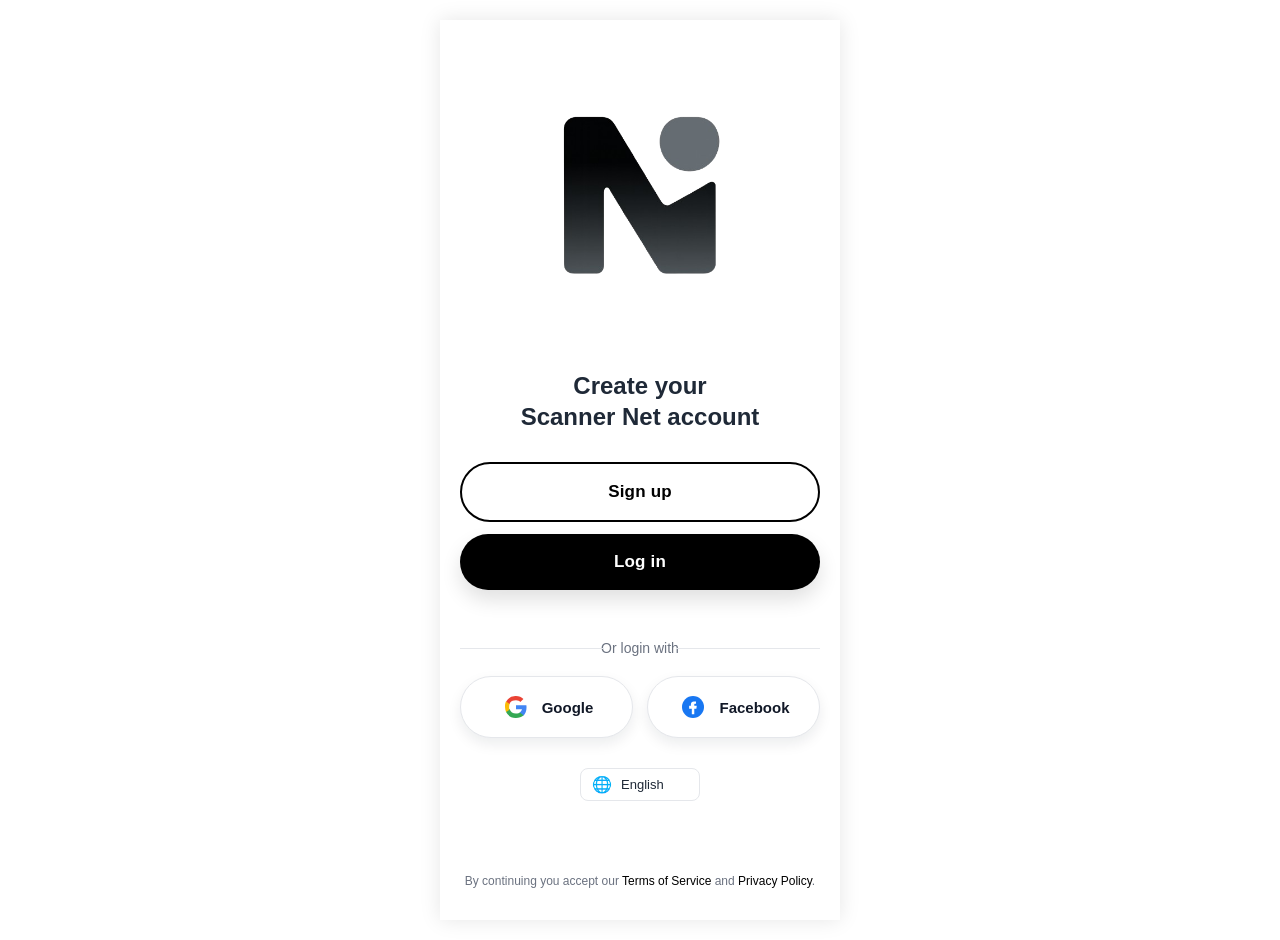
<file: index.html>
<!DOCTYPE html>
<html lang="en">
<head>
    <meta charset="UTF-8">
    <meta name="viewport" content="width=device-width, initial-scale=1.0, maximum-scale=1.0, user-scalable=no, viewport-fit=cover">
    <title>ScannerNet - Login</title>
    <link rel="stylesheet" href="styles.css">
</head>
<body>
    <div class="login-container">
        <!-- Screen 1: Entry Point -->
        <div class="login-screen active" id="screen1">
            <div class="logo-container">
                <img src="photo/logo.png" alt="ScannerNet Logo" class="app-logo">
            </div>
            
            <div class="main-content">
                <h2 class="main-title" data-translate="create_account">Create your <br/> Scanner Net account</h2>
                
                <div class="button-group">
                    <button class="btn-secondary" onclick="showSignUp()" data-translate="sign_up">Sign up</button>
                    <button class="btn-primary" onclick="showLogin()" data-translate="log_in">Log in</button>
                </div>
                
                <div class="social-login">
                    <div class="divider">
                        <span data-translate="or_login_with">Or login with</span>
                    </div>
                    <div class="social-buttons">
                        <button class="btn-social btn-social-google">
                            <span class="social-icon" aria-hidden="true">
                                <svg viewBox="0 0 24 24" role="img">
                                    <path d="M23.5 12.3c0-.9-.1-1.5-.2-2.2H12v4.3h6.5c-.1 1-.9 2.5-2.5 3.6l-.1.7 3.7 2.8.3.1c2.3-2.1 3.6-5.1 3.6-9.3z" fill="#4285F4"/>
                                    <path d="M12 24c3.3 0 6.1-1.1 8.2-3l-3.9-3c-1 .7-2.3 1.2-4.3 1.2a7.42 7.42 0 0 1-7-5H1v3.1A12 12 0 0 0 12 24z" fill="#34A853"/>
                                    <path d="M4.9 14.9A7.3 7.3 0 0 1 4.5 12c0-1 .2-2 .4-2.9V6H1A12 12 0 0 0 0 12c0 1.9.5 3.7 1.3 5.4l3.6-2.5z" fill="#FBBC05"/>
                                    <path d="M12 4.7c2.3 0 3.8 1 4.7 1.8l3.4-3.3C18 1.2 15.3 0 12 0A12 12 0 0 0 1.3 6l3.6 2.7c1-3 3.7-4 7.1-4z" fill="#EA4335"/>
                                </svg>
                            </span>
                            <span data-translate="google">Google</span>
                        </button>
                        <button class="btn-social btn-social-facebook">
                            <span class="social-icon" aria-hidden="true">
                                <svg viewBox="0 0 24 24" role="img">
                                    <circle cx="12" cy="12" r="12" fill="#1877F2"/>
                                    <path d="M13.3 8.5h2V6h-2.4c-2 0-3.2 1.2-3.2 3.1v1.6H7.8V14h2.9v6h2.7v-6h2.3l.4-3.3h-2.7V9.5c0-.6.2-1 1-1z" fill="#fff"/>
                                </svg>
                            </span>
                            <span data-translate="facebook">Facebook</span>
                        </button>
                    </div>
                </div>
                
                <div class="language-selector">
                    <div class="select-wrapper">
                        <span class="globe-icon" id="globeIcon">🌐</span>
                        <select id="languageSelect" onchange="updateLanguageIcon()">
                            <option value="en">English</option>
                            <option value="my">Myanmar</option>
                        </select>
                    </div>
                </div>
                
                <div class="footer-links">
                    <p data-translate="terms_footer">By continuing you accept our <a href="#" class="link">Terms of Service</a> and <a href="#" class="link">Privacy Policy</a>.</p>
                </div>
            </div>
        </div>

        <!-- Screen 2: Login with Email -->
        <div class="login-screen" id="screen2">
            <div class="screen-header">
                <button class="back-btn" onclick="goBack()">←</button>
                <h1 data-translate="login_with_email">login with email</h1>
            </div>
            
            <div class="login-content">
                <h2 class="login-title" data-translate="login_title">Log in to your account</h2>
                <p class="login-subtitle" data-translate="login_subtitle">Enter your email address to verify your account.</p>
                
                <form id="loginForm" onsubmit="handleLogin(event)">
                    <div class="form-group">
                        <label for="email" data-translate="email">Email</label>
                        <div class="input-wrapper">
                            <span class="input-icon">✉</span>
                            <input type="email" id="email" name="email" placeholder="Email address" data-translate="email_placeholder" required>
                        </div>
                    </div>
                    
                    <div class="form-group">
                        <label for="password" data-translate="password">Password</label>
                        <div class="input-wrapper">
                            <span class="input-icon">🔒</span>
                            <input type="password" id="password" name="password" placeholder="Password" data-translate="password_placeholder" required>
                            <button type="button" class="toggle-password" onclick="togglePassword()">👁</button>
                        </div>
                    </div>
                    
                    <div class="error-message" id="errorMessage"></div>
                    
                    <div class="checkbox-group">
                        <input type="checkbox" id="termsCheck" name="terms" required>
                        <label for="termsCheck" data-translate="terms_checkbox">By continuing you accept our <a href="#" class="link">Terms of Service</a> and <a href="#" class="link">Privacy Policy</a>.</label>
                    </div>
                    
                    <button type="submit" class="btn-login" data-translate="log_in">Log in</button>
                </form>
            </div>
        </div>

        <!-- Screen 3: Welcome Screen -->
        <div class="login-screen" id="screen3">
            <div class="screen-header">
                <button class="back-btn" style="visibility: hidden;">←</button>
                <h1 style="visibility: hidden;">Welcome</h1>
            </div>
            
            <div class="welcome-content">
                <div class="welcome-illustration">
                    <div class="illustration-placeholder">
                        <img src="photo/login.png" alt="Welcome Illustration" class="network-icon">
                    </div>
                </div>
                
                <div class="welcome-text">
                    <h2 class="welcome-title" data-translate="welcome_title">Congratulation!<br/>Welcome to ScannerNet</h2>
                    <p class="welcome-subtitle" data-translate="welcome_subtitle">We are happy to have you. It's time to search,<br/>scan business card.</p>
                </div>
                
                <button class="btn-continue" onclick="continueToApp()" data-translate="continue">Continue</button>
            </div>
        </div>

        <!-- Screen 5: Select User -->
        <div class="login-screen" id="screen5">
            <div class="screen-header">
                <button class="back-btn" onclick="goBackToWelcome()">←</button>
                <h1 data-translate="select_user">Select User</h1>
            </div>
            
            <div class="select-user-content">
                <div class="radio-options">
                    <label class="radio-option">
                        <input type="radio" name="userOption" value="scan" id="scanOption" checked>
                        <div class="option-content">
                            <div class="option-icon">📷</div>
                            <div class="option-text">
                                <div class="option-title" data-translate="scan_card_title">Scan Your Business Card</div>
                                <div class="option-description" data-translate="scan_card_desc">Use your camera to scan your ID.</div>
                            </div>
                        </div>
                        <span class="radio-custom"></span>
                    </label>
                    
                    <label class="radio-option">
                        <input type="radio" name="userOption" value="manual" id="manualOption">
                        <div class="option-content">
                            <div class="option-icon">📝</div>
                            <div class="option-text">
                                <div class="option-title" data-translate="manual_title">Type manual Information</div>
                                <div class="option-description" data-translate="manual_desc">Fill in your details manually below.</div>
                            </div>
                        </div>
                        <span class="radio-custom"></span>
                    </label>
                </div>
                
                <button class="btn-continue" onclick="completeFlow()" data-translate="continue">Continue</button>
            </div>
        </div>

        <!-- Screen 6: Scan Business Card -->
        <div class="login-screen" id="screen6">
            <div class="screen-header">
                <button class="back-btn" onclick="goBackToSelectUser()">←</button>
                <h1 style="visibility: hidden;">Scan</h1>
            </div>
            
            <div class="scan-content">
                <div class="scan-viewfinder">
                    <div class="viewfinder-frame">
                        <div class="viewfinder-corner viewfinder-corner-tl"></div>
                        <div class="viewfinder-corner viewfinder-corner-tr"></div>
                        <div class="viewfinder-corner viewfinder-corner-bl"></div>
                        <div class="viewfinder-corner viewfinder-corner-br"></div>
                        <div class="scan-line"></div>
                    </div>
                </div>
                
                <div class="scan-instructions">
                    <h2 class="scan-title" data-translate="scan_visiting_card">Scan a Visiting Card</h2>
                    <p class="scan-subtitle" data-translate="scan_subtitle">Hold the code inside the frame, it will be scanned automatically</p>
                </div>
                
                <div class="scan-controls">
                    <button class="scan-control-btn">
                        <span class="control-icon">🖼️</span>
                    </button>
                    <button class="scan-capture-btn"></button>
                    <button class="scan-control-btn">
                        <span class="control-icon">⚡A</span>
                    </button>
                </div>
            </div>
        </div>

        <!-- Screen 7: Manual Information -->
        <div class="login-screen" id="screen7">
            <div class="screen-header">
                <button class="back-btn" onclick="goBackToSelectUser()">←</button>
                <h1 data-translate="add_card_info">Add your business card info</h1>
            </div>
            
            <div class="manual-content">
                <p class="manual-subtitle" data-translate="enter_card_info">Enter your card info in the box below.</p>
                
                <div class="card-image-upload">
                    <div class="upload-placeholder">
                        <span class="upload-icon">+</span>
                        <span class="upload-text" data-translate="add_card_image">Add Business Card Image</span>
                    </div>
                </div>
                
                <form id="manualForm" class="manual-form">
                    <div class="form-group">
                        <label for="companyName" data-translate="company_name">Company name</label>
                        <div class="input-wrapper">
                            <span class="input-icon">🏢</span>
                            <input type="text" id="companyName" name="companyName" placeholder="ITWIZARD" value="ITWIZARD">
                        </div>
                    </div>
                    
                    <div class="form-group">
                        <label for="department" data-translate="department">Department</label>
                        <div class="input-wrapper">
                            <span class="input-icon">🏢</span>
                            <input type="text" id="department" name="department" placeholder="Software development" value="Software development">
                        </div>
                    </div>
                    
                    <div class="form-group">
                        <label for="phone" data-translate="phone">Phone</label>
                        <div class="phone-input-group">
                            <div class="input-wrapper phone-code">
                                <span class="input-icon">🇲🇲</span>
                                <input type="text" id="phoneCode" name="phoneCode" placeholder="+95" value="+95">
                            </div>
                            <div class="input-wrapper phone-number">
                                <input type="tel" id="phoneNumber" name="phoneNumber" placeholder="Mobile number">
                            </div>
                        </div>
                    </div>
                    
                    <div class="form-group">
                        <label for="email" data-translate="email">Email</label>
                        <div class="input-wrapper">
                            <span class="input-icon">✉</span>
                            <input type="email" id="emailManual" name="email" placeholder="name@example.com">
                        </div>
                    </div>
                    
                    <div class="form-group">
                        <label for="jobTitle" data-translate="job_title">Job title</label>
                        <div class="input-wrapper">
                            <span class="input-icon">💼</span>
                            <input type="text" id="jobTitle" name="jobTitle" placeholder="Project Manager" value="Project Manager">
                        </div>
                    </div>
                    
                    <div class="form-group">
                        <label for="address" data-translate="address">Address</label>
                        <div class="input-wrapper">
                            <span class="input-icon">📍</span>
                            <input type="text" id="address" name="address" placeholder="38, ZIRCA STREET, YANGON, MYANMAR" value="38, ZIRCA STREET, YANGON, MYANMAR">
                        </div>
                    </div>
                    
                    <div class="form-group">
                        <label for="website" data-translate="website_link">Website link</label>
                        <div class="input-wrapper">
                            <span class="input-icon">🔗</span>
                            <input type="url" id="website" name="website" placeholder="www.yourwebsite.com">
                        </div>
                    </div>
                    
                    <button type="submit" class="btn-continue btn-continue-disabled" id="continueBtn" data-translate="continue" disabled>Continue</button>
                </form>
            </div>
        </div>

        <!-- Screen 8: Success Screen -->
        <div class="login-screen" id="screen8">
            <div class="screen-header">
                <button class="back-btn" onclick="goBackToFormScreen()" style="visibility: hidden;">←</button>
                <h1 style="visibility: hidden;">Success</h1>
            </div>
            
            <div class="success-content">
                <div class="success-icon-container">
                    <div class="success-icon">✓</div>
                </div>
                
                <h2 class="success-title" data-translate="card_saved">Card Saved Successfully!</h2>
                <p class="success-message" data-translate="card_saved_msg">Your business card information has been saved.</p>
                
                <div class="success-card-preview">
                    <div class="preview-item">
                        <span class="preview-label" data-translate="company">Company:</span>
                        <span class="preview-value" id="previewCompanyScreen8">-</span>
                    </div>
                    <div class="preview-item">
                        <span class="preview-label" data-translate="name">Name:</span>
                        <span class="preview-value" id="previewNameScreen8">-</span>
                    </div>
                    <div class="preview-item">
                        <span class="preview-label" data-translate="job">Job Title:</span>
                        <span class="preview-value" id="previewJobScreen8">-</span>
                    </div>
                    <div class="preview-item">
                        <span class="preview-label" data-translate="email">Email:</span>
                        <span class="preview-value" id="previewEmailScreen8">-</span>
                    </div>
                </div>
                
                <div class="success-actions">
                    <button class="btn-continue" onclick="goToProfileFromSuccess()" data-translate="view_profile">View Profile</button>
                    <button class="btn-secondary-action" onclick="addAnotherCardFromSuccess()" data-translate="add_another">Add Another Card</button>
                </div>
            </div>
        </div>
    </div>

    <script src="script.js"></script>
</body>
</html>
</file>
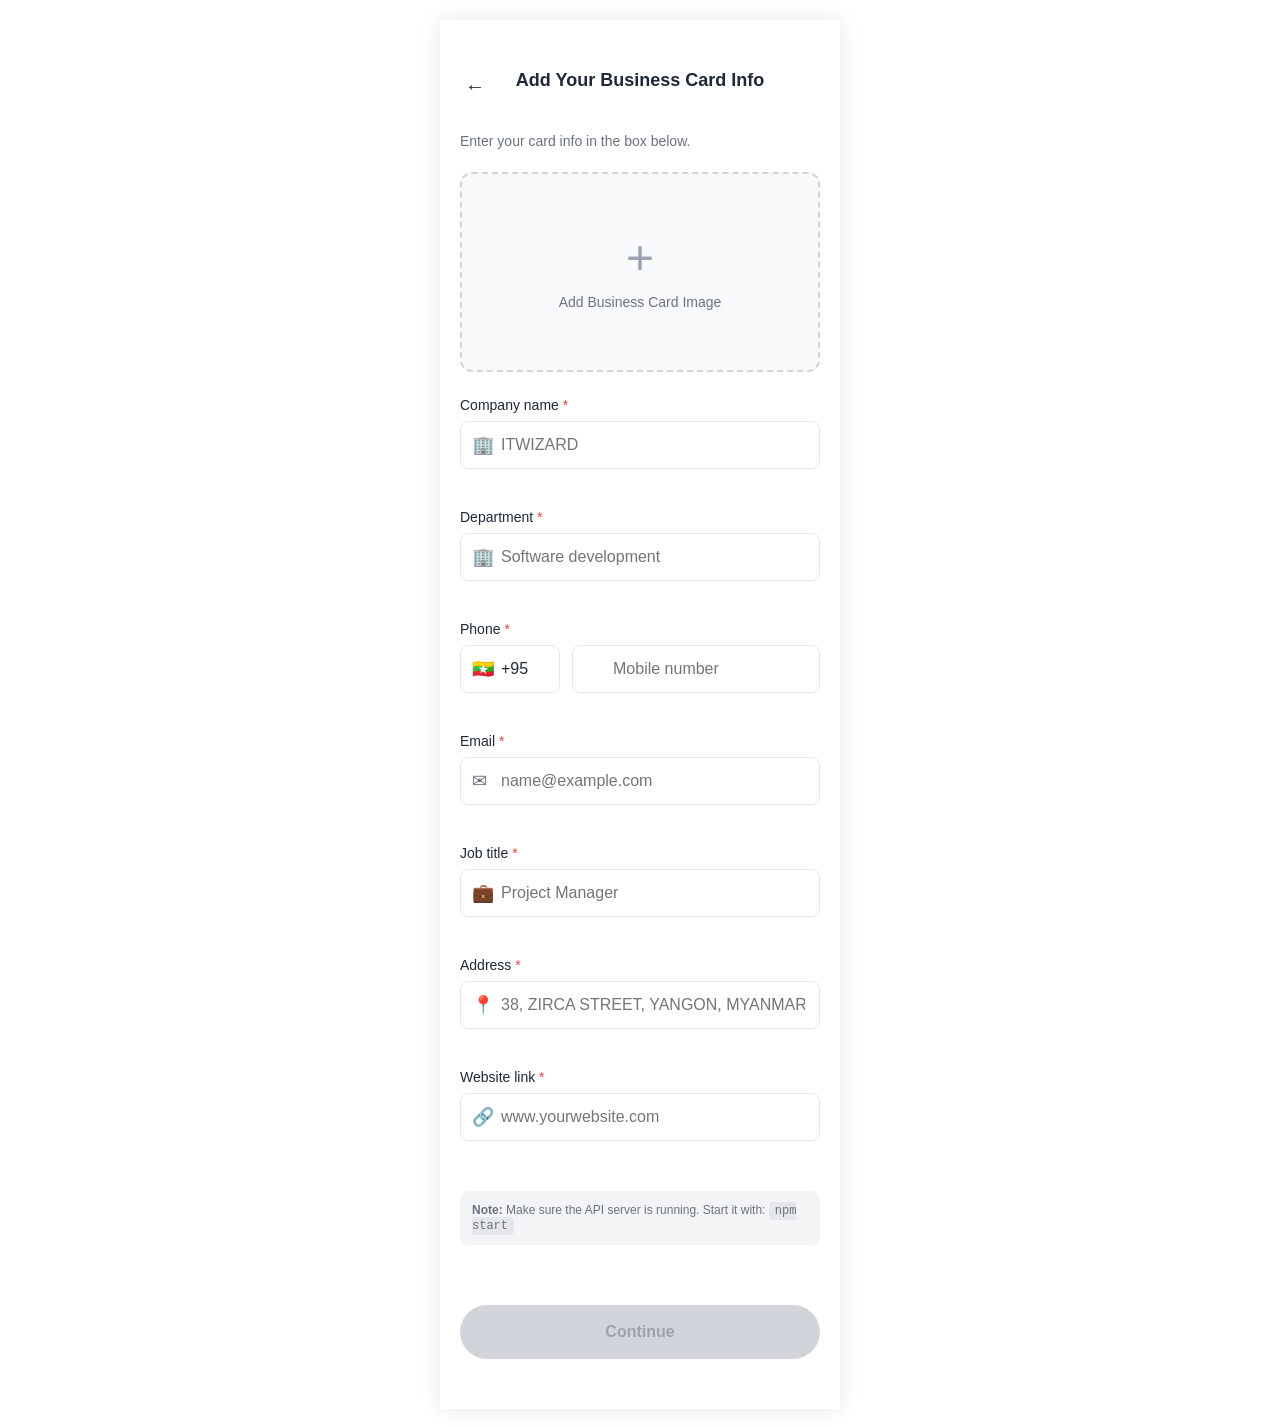
<file: add-card.html>
<!DOCTYPE html>
<html lang="en">
<head>
    <meta charset="UTF-8">
    <meta name="viewport" content="width=device-width, initial-scale=1.0, maximum-scale=1.0, user-scalable=no, viewport-fit=cover">
    <title>Add Business Card - ScannerNet</title>
    <link rel="stylesheet" href="styles.css">
</head>
<body>
    <div class="login-container">
        <!-- Add Business Card Info Screen -->
        <div class="login-screen active" id="addCardScreen">
            <div class="screen-header">
                <button class="back-btn" onclick="goBack()">←</button>
                <h1>Add your business card info</h1>
            </div>
            
            <div class="manual-content">
                <p class="manual-subtitle">Enter your card info in the box below.</p>
                
                <div class="card-image-upload" id="imageUpload">
                    <div class="upload-placeholder" id="uploadPlaceholder">
                        <span class="upload-icon">+</span>
                        <span class="upload-text">Add Business Card Image</span>
                    </div>
                    <img id="uploadedImage" class="uploaded-image" style="display: none;" alt="Business Card">
                </div>
                
                <form id="cardForm" class="manual-form">
                    <div class="form-group">
                        <label for="companyName">Company name <span class="required">*</span></label>
                        <div class="input-wrapper">
                            <span class="input-icon">🏢</span>
                            <input type="text" id="companyName" name="companyName" placeholder="ITWIZARD" required>
                        </div>
                        <span class="error-text" id="companyNameError"></span>
                    </div>
                    
                    <div class="form-group">
                        <label for="department">Department <span class="required">*</span></label>
                        <div class="input-wrapper">
                            <span class="input-icon">🏢</span>
                            <input type="text" id="department" name="department" placeholder="Software development" required>
                        </div>
                        <span class="error-text" id="departmentError"></span>
                    </div>
                    
                    <div class="form-group">
                        <label for="phone">Phone <span class="required">*</span></label>
                        <div class="phone-input-group">
                            <div class="input-wrapper phone-code">
                                <span class="input-icon">🇲🇲</span>
                                <input type="text" id="phoneCode" name="phoneCode" placeholder="+95" value="+95" required>
                            </div>
                            <div class="input-wrapper phone-number">
                                <input type="tel" id="phoneNumber" name="phoneNumber" placeholder="Mobile number" required>
                            </div>
                        </div>
                        <span class="error-text" id="phoneError"></span>
                    </div>
                    
                    <div class="form-group">
                        <label for="email">Email <span class="required">*</span></label>
                        <div class="input-wrapper">
                            <span class="input-icon">✉</span>
                            <input type="email" id="email" name="email" placeholder="name@example.com" required>
                        </div>
                        <span class="error-text" id="emailError"></span>
                    </div>
                    
                    <div class="form-group">
                        <label for="jobTitle">Job title <span class="required">*</span></label>
                        <div class="input-wrapper">
                            <span class="input-icon">💼</span>
                            <input type="text" id="jobTitle" name="jobTitle" placeholder="Project Manager" required>
                        </div>
                        <span class="error-text" id="jobTitleError"></span>
                    </div>
                    
                    <div class="form-group">
                        <label for="address">Address <span class="required">*</span></label>
                        <div class="input-wrapper">
                            <span class="input-icon">📍</span>
                            <input type="text" id="address" name="address" placeholder="38, ZIRCA STREET, YANGON, MYANMAR" required>
                        </div>
                        <span class="error-text" id="addressError"></span>
                    </div>
                    
                    <div class="form-group">
                        <label for="websiteLink">Website link <span class="required">*</span></label>
                        <div class="input-wrapper">
                            <span class="input-icon">🔗</span>
                            <input type="url" id="websiteLink" name="websiteLink" placeholder="www.yourwebsite.com" required>
                        </div>
                        <span class="error-text" id="websiteLinkError"></span>
                    </div>
                    
                    <div class="form-message" id="formMessage"></div>
                    
                    <div class="form-help-text" style="margin-top: 10px; margin-bottom: 20px; padding: 12px; background: #f3f4f6; border-radius: 8px; font-size: 12px; color: #6b7280;">
                        <strong>Note:</strong> Make sure the API server is running. Start it with: <code style="background: #e5e7eb; padding: 2px 6px; border-radius: 4px;">npm start</code>
                    </div>
                    
                    <button type="submit" class="btn-continue" id="submitBtn" disabled>
                        <span id="submitBtnText">Continue</span>
                        <span id="submitBtnLoader" class="btn-loader" style="display: none;">⏳</span>
                    </button>
                </form>
            </div>
        </div>

        <!-- Success Screen (Second Screen) -->
        <div class="login-screen" id="successScreen">
            <div class="screen-header">
                <button class="back-btn" onclick="goBackToForm()" style="visibility: hidden;">←</button>
                <h1 style="visibility: hidden;">Success</h1>
            </div>
            
            <div class="success-content">
                <div class="success-icon-container">
                    <div class="success-icon">✓</div>
                </div>
                
                <h2 class="success-title">Card Saved Successfully!</h2>
                <p class="success-message">Your business card information has been saved.</p>
                
                <div class="success-card-preview">
                    <div class="preview-item">
                        <span class="preview-label">Company:</span>
                        <span class="preview-value" id="previewCompany">-</span>
                    </div>
                    <div class="preview-item">
                        <span class="preview-label">Name:</span>
                        <span class="preview-value" id="previewName">-</span>
                    </div>
                    <div class="preview-item">
                        <span class="preview-label">Job Title:</span>
                        <span class="preview-value" id="previewJob">-</span>
                    </div>
                    <div class="preview-item">
                        <span class="preview-label">Email:</span>
                        <span class="preview-value" id="previewEmail">-</span>
                    </div>
                </div>
                
                <div class="success-actions">
                    <button class="btn-continue" onclick="goToProfile()">View Profile</button>
                    <button class="btn-secondary-action" onclick="addAnotherCard()">Add Another Card</button>
                </div>
            </div>
        </div>
    </div>

    <script src="api.js"></script>
    <script src="add-card.js"></script>
</body>
</html>
</file>
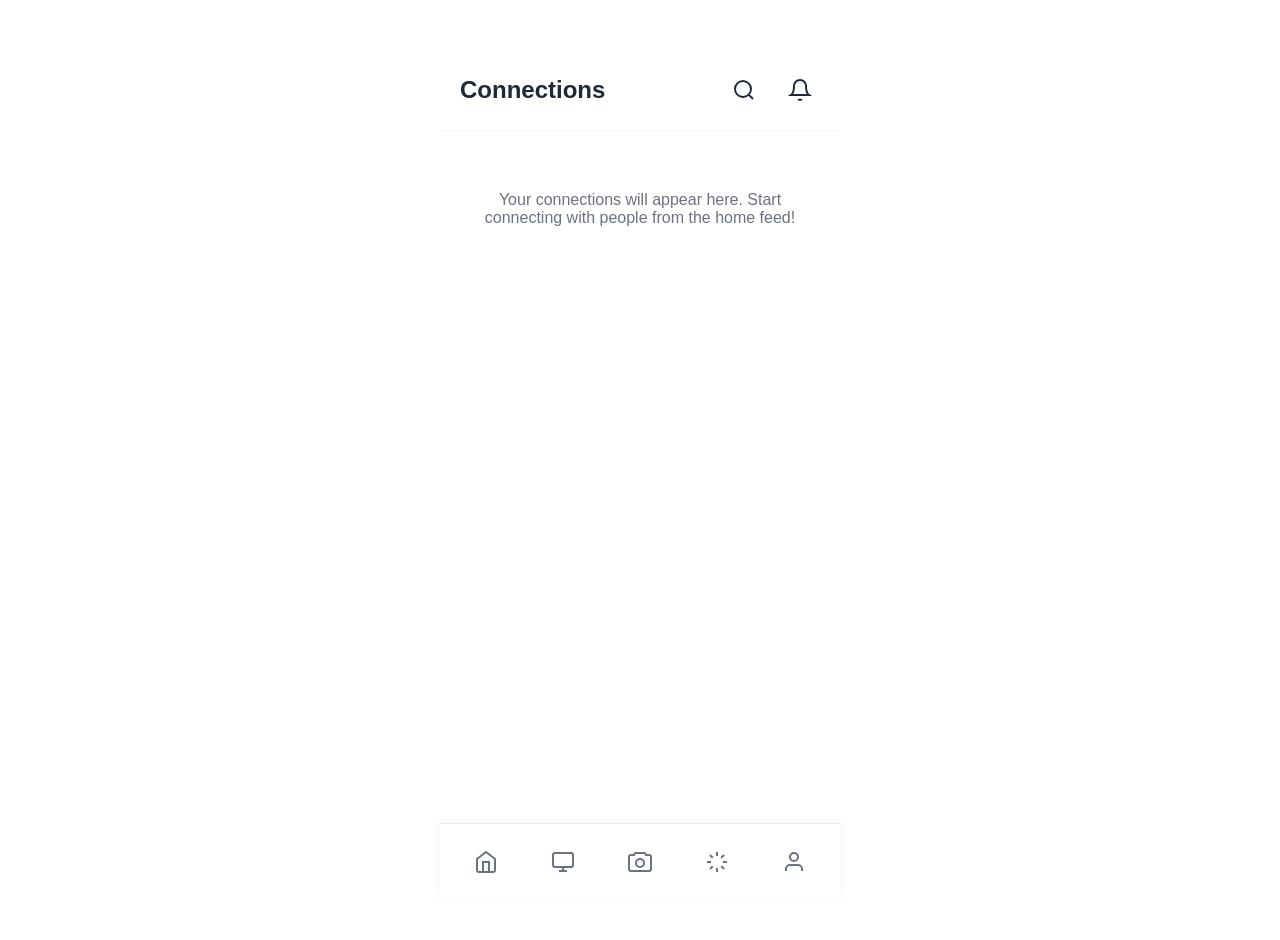
<file: connections.html>
<!DOCTYPE html>
<html lang="en">
<head>
    <meta charset="UTF-8">
    <meta name="viewport" content="width=device-width, initial-scale=1.0, maximum-scale=1.0, user-scalable=no, viewport-fit=cover">
    <title>ScannerNet - Connections</title>
    <link rel="stylesheet" href="styles.css">
</head>
<body>
    <div class="home-container">
        <!-- Header -->
        <header class="home-header">
            <h1 class="app-title">Connections</h1>
            <div class="header-icons">
                <button class="icon-btn" aria-label="Search">
                    <svg width="24" height="24" viewBox="0 0 24 24" fill="none" stroke="currentColor" stroke-width="2">
                        <circle cx="11" cy="11" r="8"></circle>
                        <path d="m21 21-4.35-4.35"></path>
                    </svg>
                </button>
                <button class="icon-btn" aria-label="Notifications">
                    <svg width="24" height="24" viewBox="0 0 24 24" fill="none" stroke="currentColor" stroke-width="2">
                        <path d="M18 8A6 6 0 0 0 6 8c0 7-3 9-3 9h18s-3-2-3-9"></path>
                        <path d="M13.73 21a2 2 0 0 1-3.46 0"></path>
                    </svg>
                </button>
            </div>
        </header>

        <!-- Main Content -->
        <main class="home-content">
            <div class="connections-list">
                <p style="text-align: center; color: #6b7280; padding: 40px 20px;">
                    Your connections will appear here. Start connecting with people from the home feed!
                </p>
            </div>
        </main>

        <!-- Bottom Navigation -->
        <nav class="bottom-nav">
            <div class="nav-item" role="button" aria-label="Home" onclick="window.location.href='home.html'">
                <div class="nav-icon">
                    <svg viewBox="0 0 24 24" fill="none" stroke="currentColor" stroke-width="2">
                        <path d="M3 9l9-7 9 7v11a2 2 0 0 1-2 2H5a2 2 0 0 1-2-2z"></path>
                        <polyline points="9 22 9 12 15 12 15 22"></polyline>
                    </svg>
                </div>
            </div>
            <div class="nav-item" role="button" aria-label="Cards" onclick="window.location.href='my-cards.html'">
                <div class="nav-icon">
                    <svg viewBox="0 0 24 24" fill="none" stroke="currentColor" stroke-width="2">
                        <rect x="2" y="3" width="20" height="14" rx="2" ry="2"></rect>
                        <line x1="8" y1="21" x2="16" y2="21"></line>
                        <line x1="12" y1="17" x2="12" y2="21"></line>
                    </svg>
                </div>
            </div>
            <div class="nav-item" role="button" aria-label="Scan" onclick="window.location.href='scan-card.html'">
                <div class="nav-icon">
                    <svg viewBox="0 0 24 24" fill="none" stroke="currentColor" stroke-width="2">
                        <path d="M23 19V7a2 2 0 0 0-2-2h-3.17l-1-2H7.17l-1 2H3a2 2 0 0 0-2 2v12a2 2 0 0 0 2 2h18a2 2 0 0 0 2-2z"></path>
                        <circle cx="12" cy="13" r="4"></circle>
                    </svg>
                </div>
            </div>
            <div class="nav-item" role="button" aria-label="AI" onclick="window.location.href='create-card.html'">
                <div class="nav-icon">
                    <svg viewBox="0 0 24 24" fill="none" stroke="currentColor" stroke-width="2">
                        <path d="M12 2v4M12 18v4M4.93 4.93l2.83 2.83M16.24 16.24l2.83 2.83M2 12h4M18 12h4M4.93 19.07l2.83-2.83M16.24 7.76l2.83-2.83"></path>
                    </svg>
                </div>
            </div>
            <div class="nav-item" role="button" aria-label="Profile" onclick="window.location.href='profile.html'">
                <div class="nav-icon">
                    <svg viewBox="0 0 24 24" fill="none" stroke="currentColor" stroke-width="2">
                        <path d="M20 21v-2a4 4 0 0 0-4-4H8a4 4 0 0 0-4 4v2"></path>
                        <circle cx="12" cy="7" r="4"></circle>
                    </svg>
                </div>
            </div>
        </nav>
    </div>
</body>
</html>
</file>
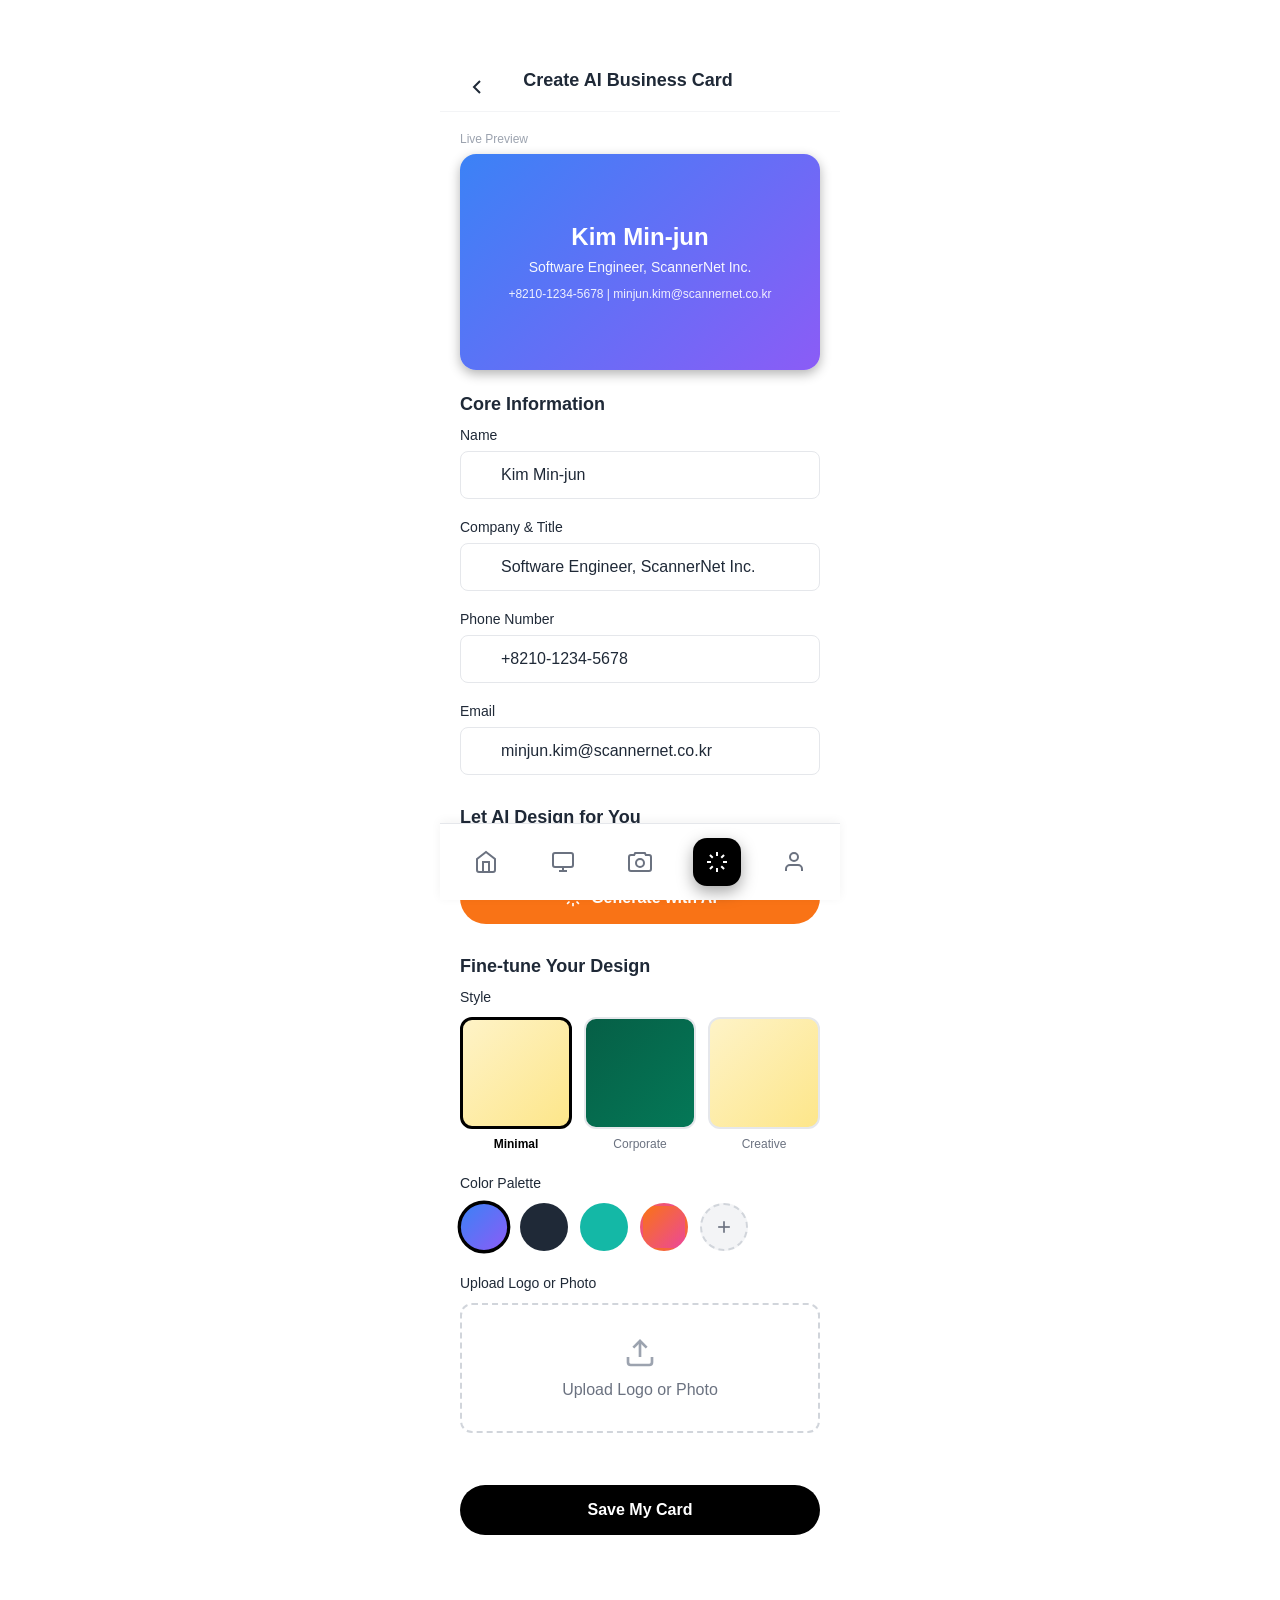
<file: create-card.html>
<!DOCTYPE html>
<html lang="en">
<head>
    <meta charset="UTF-8">
    <meta name="viewport" content="width=device-width, initial-scale=1.0, maximum-scale=1.0, user-scalable=no, viewport-fit=cover">
    <title>ScannerNet - Create AI Business Card</title>
    <link rel="stylesheet" href="styles.css">
</head>
<body>
    <div class="create-card-container">
        <!-- Header -->
        <header class="create-header">
            <button class="back-btn" onclick="window.location.href='my-cards.html'">
                <svg width="24" height="24" viewBox="0 0 24 24" fill="none" stroke="currentColor" stroke-width="2">
                    <polyline points="15 18 9 12 15 6"></polyline>
                </svg>
            </button>
            <h1 class="create-page-title">Create AI Business Card</h1>
            <div style="width: 24px;"></div>
        </header>

        <!-- Main Content -->
        <main class="create-card-content">
            <!-- Live Preview -->
            <div class="preview-section">
                <label class="section-label">Live Preview</label>
                <div class="card-preview-large" id="cardPreview">
                    <div class="preview-content">
                        <h2 class="preview-name" id="previewName">Kim Min-jun</h2>
                        <p class="preview-title" id="previewTitle">Software Engineer, ScannerNet Inc.</p>
                        <p class="preview-contact" id="previewContact">+8210-1234-5678 | minjun.kim@scannernet.co.kr</p>
                    </div>
                </div>
            </div>

            <!-- Core Information -->
            <div class="form-section">
                <h3 class="section-title">Core Information</h3>
                <div class="form-group">
                    <label for="nameInput">Name</label>
                    <input type="text" id="nameInput" class="form-input" value="Kim Min-jun" oninput="updatePreview()">
                </div>
                <div class="form-group">
                    <label for="companyInput">Company & Title</label>
                    <input type="text" id="companyInput" class="form-input" value="Software Engineer, ScannerNet Inc." oninput="updatePreview()">
                </div>
                <div class="form-group">
                    <label for="phoneInput">Phone Number</label>
                    <input type="tel" id="phoneInput" class="form-input" value="+8210-1234-5678" oninput="updatePreview()">
                </div>
                <div class="form-group">
                    <label for="emailInput">Email</label>
                    <input type="email" id="emailInput" class="form-input" value="minjun.kim@scannernet.co.kr" oninput="updatePreview()">
                </div>
            </div>

            <!-- AI Design Section -->
            <div class="form-section">
                <h3 class="section-title">Let AI Design for You</h3>
                <p class="section-description">Select a style and let our AI create the perfect layout.</p>
                <button class="ai-generate-btn" onclick="generateWithAI()">
                    <svg width="20" height="20" viewBox="0 0 24 24" fill="none" stroke="currentColor" stroke-width="2">
                        <path d="M12 2v4M12 18v4M4.93 4.93l2.83 2.83M16.24 16.24l2.83 2.83M2 12h4M18 12h4M4.93 19.07l2.83-2.83M16.24 7.76l2.83-2.83"></path>
                    </svg>
                    <span>Generate with AI</span>
                </button>
            </div>

            <!-- Fine-tune Design -->
            <div class="form-section">
                <h3 class="section-title">Fine-tune Your Design</h3>
                
                <!-- Style Options -->
                <div class="design-option">
                    <label class="option-label">Style</label>
                    <div class="style-cards">
                        <div class="style-card active" data-style="minimal" onclick="selectStyle('minimal')">
                            <div class="style-preview minimal-preview"></div>
                            <span class="style-name">Minimal</span>
                        </div>
                        <div class="style-card" data-style="corporate" onclick="selectStyle('corporate')">
                            <div class="style-preview corporate-preview"></div>
                            <span class="style-name">Corporate</span>
                        </div>
                        <div class="style-card" data-style="creative" onclick="selectStyle('creative')">
                            <div class="style-preview creative-preview"></div>
                            <span class="style-name">Creative</span>
                        </div>
                    </div>
                </div>

                <!-- Color Palette -->
                <div class="design-option">
                    <label class="option-label">Color Palette</label>
                    <div class="color-palette">
                        <div class="color-swatch active" data-color="blue-purple" style="background: linear-gradient(135deg, #3b82f6, #8b5cf6);" onclick="selectColor('blue-purple')"></div>
                        <div class="color-swatch" data-color="dark" style="background: #1f2937;" onclick="selectColor('dark')"></div>
                        <div class="color-swatch" data-color="teal" style="background: #14b8a6;" onclick="selectColor('teal')"></div>
                        <div class="color-swatch" data-color="orange-pink" style="background: linear-gradient(135deg, #f97316, #ec4899);" onclick="selectColor('orange-pink')"></div>
                        <div class="color-swatch add-color" onclick="addCustomColor()">
                            <svg width="20" height="20" viewBox="0 0 24 24" fill="none" stroke="currentColor" stroke-width="2">
                                <line x1="12" y1="5" x2="12" y2="19"></line>
                                <line x1="5" y1="12" x2="19" y2="12"></line>
                            </svg>
                        </div>
                    </div>
                </div>

                <!-- Upload Logo -->
                <div class="design-option">
                    <label class="option-label">Upload Logo or Photo</label>
                    <div class="upload-area" onclick="document.getElementById('logoUpload').click()">
                        <svg width="32" height="32" viewBox="0 0 24 24" fill="none" stroke="currentColor" stroke-width="2">
                            <path d="M21 15v4a2 2 0 0 1-2 2H5a2 2 0 0 1-2-2v-4"></path>
                            <polyline points="17 8 12 3 7 8"></polyline>
                            <line x1="12" y1="3" x2="12" y2="15"></line>
                        </svg>
                        <span>Upload Logo or Photo</span>
                    </div>
                    <input type="file" id="logoUpload" accept="image/*" style="display: none;" onchange="handleLogoUpload(event)">
                </div>
            </div>

            <!-- Save Button -->
            <button class="save-card-btn" onclick="saveCard()">Save My Card</button>
        </main>

        <!-- Bottom Navigation -->
        <nav class="bottom-nav">
            <div class="nav-item" role="button" aria-label="Home" onclick="window.location.href='home.html'">
                <div class="nav-icon">
                    <svg viewBox="0 0 24 24" fill="none" stroke="currentColor" stroke-width="2">
                        <path d="M3 9l9-7 9 7v11a2 2 0 0 1-2 2H5a2 2 0 0 1-2-2z"></path>
                        <polyline points="9 22 9 12 15 12 15 22"></polyline>
                    </svg>
                </div>
            </div>
            <div class="nav-item" role="button" aria-label="Cards" onclick="window.location.href='my-cards.html'">
                <div class="nav-icon">
                    <svg viewBox="0 0 24 24" fill="none" stroke="currentColor" stroke-width="2">
                        <rect x="2" y="3" width="20" height="14" rx="2" ry="2"></rect>
                        <line x1="8" y1="21" x2="16" y2="21"></line>
                        <line x1="12" y1="17" x2="12" y2="21"></line>
                    </svg>
                </div>
            </div>
            <div class="nav-item" role="button" aria-label="Scan" onclick="window.location.href='scan-card.html'">
                <div class="nav-icon">
                    <svg viewBox="0 0 24 24" fill="none" stroke="currentColor" stroke-width="2">
                        <path d="M23 19V7a2 2 0 0 0-2-2h-3.17l-1-2H7.17l-1 2H3a2 2 0 0 0-2 2v12a2 2 0 0 0 2 2h18a2 2 0 0 0 2-2z"></path>
                        <circle cx="12" cy="13" r="4"></circle>
                    </svg>
                </div>
            </div>
            <div class="nav-item nav-item-active" role="button" aria-label="AI">
                <div class="nav-icon">
                    <svg viewBox="0 0 24 24" fill="none" stroke="currentColor" stroke-width="2">
                        <path d="M12 2v4M12 18v4M4.93 4.93l2.83 2.83M16.24 16.24l2.83 2.83M2 12h4M18 12h4M4.93 19.07l2.83-2.83M16.24 7.76l2.83-2.83"></path>
                    </svg>
                </div>
            </div>
            <div class="nav-item" role="button" aria-label="Profile" onclick="window.location.href='profile.html'">
                <div class="nav-icon">
                    <svg viewBox="0 0 24 24" fill="none" stroke="currentColor" stroke-width="2">
                        <path d="M20 21v-2a4 4 0 0 0-4-4H8a4 4 0 0 0-4 4v2"></path>
                        <circle cx="12" cy="7" r="4"></circle>
                    </svg>
                </div>
            </div>
        </nav>
    </div>

    <script src="create-card.js"></script>
</body>
</html>
</file>
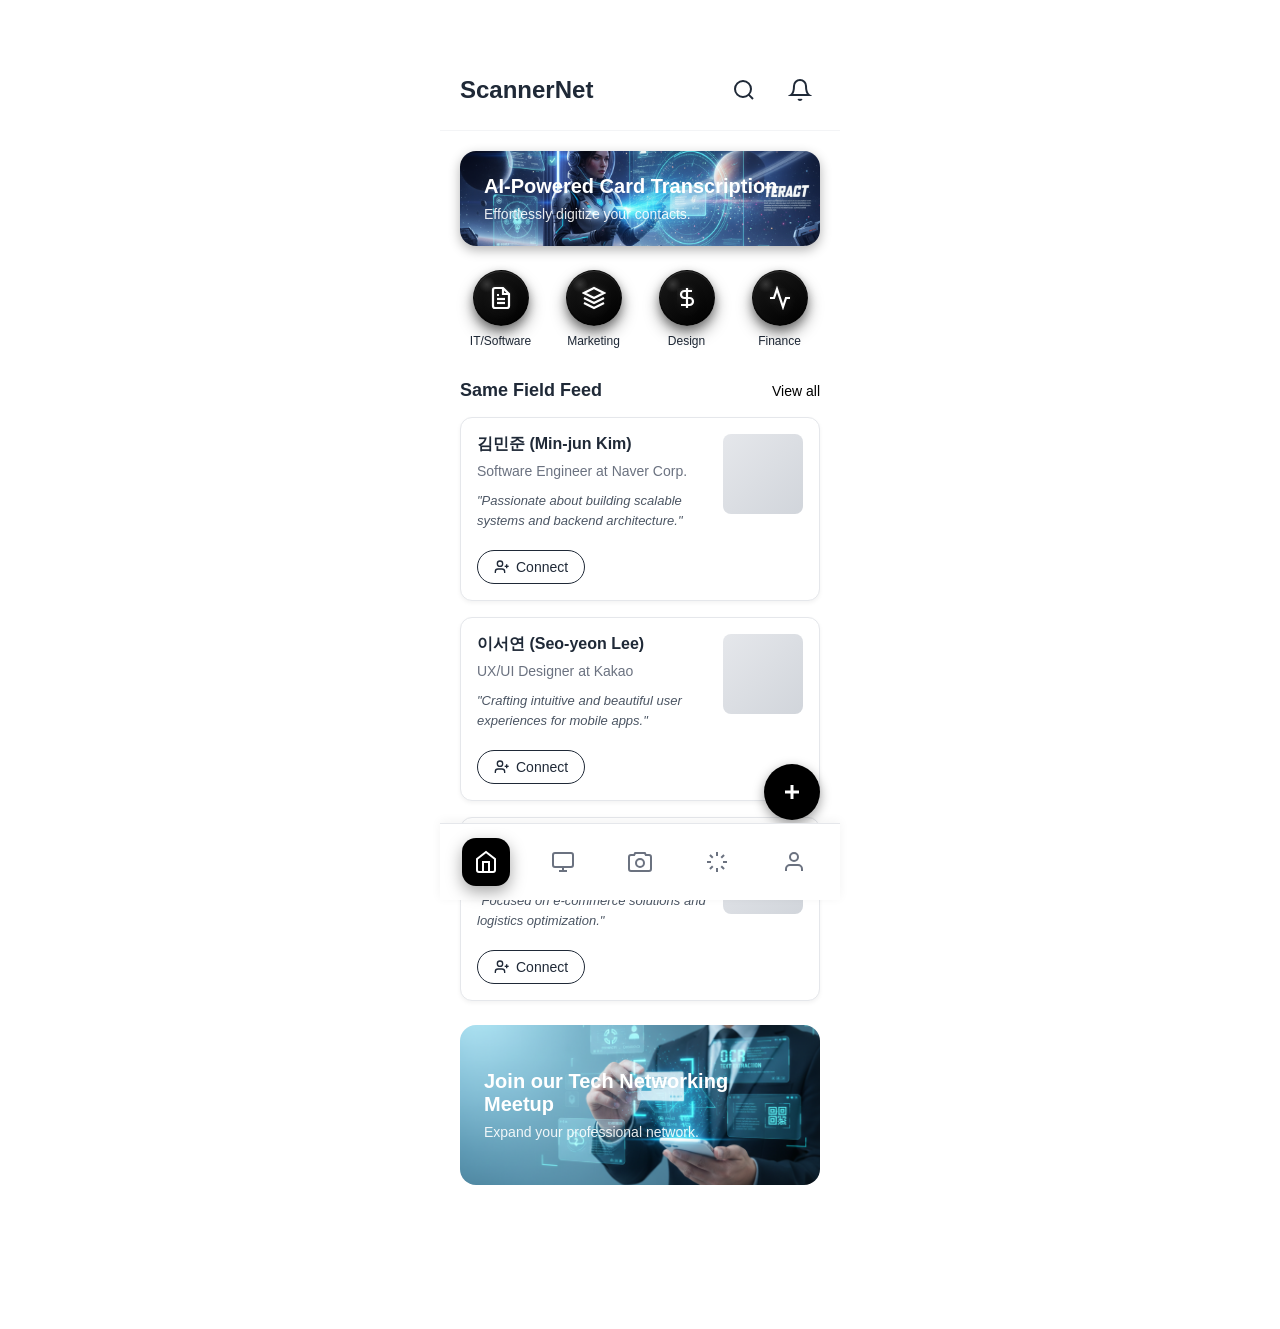
<file: home.html>
<!DOCTYPE html>
<html lang="en">
<head>
    <meta charset="UTF-8">
    <meta name="viewport" content="width=device-width, initial-scale=1.0, maximum-scale=1.0, user-scalable=no, viewport-fit=cover">
    <title>ScannerNet - Home</title>
    <link rel="stylesheet" href="styles.css">
</head>
<body>
    <div class="home-container">
        <!-- Header -->
        <header class="home-header">
            <h1 class="app-title">ScannerNet</h1>
            <div class="header-icons">
                <button class="icon-btn" aria-label="Search">
                    <svg width="24" height="24" viewBox="0 0 24 24" fill="none" stroke="currentColor" stroke-width="2">
                        <circle cx="11" cy="11" r="8"></circle>
                        <path d="m21 21-4.35-4.35"></path>
                    </svg>
                </button>
                <button class="icon-btn" aria-label="Notifications">
                    <svg width="24" height="24" viewBox="0 0 24 24" fill="none" stroke="currentColor" stroke-width="2">
                        <path d="M18 8A6 6 0 0 0 6 8c0 7-3 9-3 9h18s-3-2-3-9"></path>
                        <path d="M13.73 21a2 2 0 0 1-3.46 0"></path>
                    </svg>
                </button>
            </div>
        </header>

        <!-- Main Content -->
        <main class="home-content">
            <!-- AI-Powered Card Transcription Card -->
            <div class="feature-card" style="background: url('photo/Banner 1.png') center/cover no-repeat;">
                <div class="feature-card-content">
                    <h2 class="feature-card-title">AI-Powered Card Transcription</h2>
                    <p class="feature-card-subtitle">Effortlessly digitize your contacts.</p>
                </div>
            </div>

            <!-- Category Icons -->
            <div class="category-section">
                <div class="category-item">
                    <div class="category-icon">
                        <svg width="24" height="24" viewBox="0 0 24 24" fill="none" stroke="currentColor" stroke-width="2">
                            <path d="M14 2H6a2 2 0 0 0-2 2v16a2 2 0 0 0 2 2h12a2 2 0 0 0 2-2V8z"></path>
                            <polyline points="14 2 14 8 20 8"></polyline>
                            <line x1="16" y1="13" x2="8" y2="13"></line>
                            <line x1="16" y1="17" x2="8" y2="17"></line>
                            <polyline points="10 9 9 9 8 9"></polyline>
                        </svg>
                    </div>
                    <span class="category-label">IT/Software</span>
                </div>
                <div class="category-item">
                    <div class="category-icon">
                        <svg width="24" height="24" viewBox="0 0 24 24" fill="none" stroke="currentColor" stroke-width="2">
                            <path d="M12 2L2 7l10 5 10-5-10-5z"></path>
                            <path d="M2 17l10 5 10-5"></path>
                            <path d="M2 12l10 5 10-5"></path>
                        </svg>
                    </div>
                    <span class="category-label">Marketing</span>
                </div>
                <div class="category-item">
                    <div class="category-icon">
                        <svg width="24" height="24" viewBox="0 0 24 24" fill="none" stroke="currentColor" stroke-width="2">
                            <path d="M12 2v20M17 5H9.5a3.5 3.5 0 0 0 0 7h5a3.5 3.5 0 0 1 0 7H6"></path>
                        </svg>
                    </div>
                    <span class="category-label">Design</span>
                </div>
                <div class="category-item">
                    <div class="category-icon">
                        <svg width="24" height="24" viewBox="0 0 24 24" fill="none" stroke="currentColor" stroke-width="2">
                            <polyline points="22 12 18 12 15 21 9 3 6 12 2 12"></polyline>
                        </svg>
                    </div>
                    <span class="category-label">Finance</span>
                </div>
            </div>

            <!-- Same Field Feed Section -->
            <div class="feed-section">
                <div class="feed-header">
                    <h2 class="feed-title">Same Field Feed</h2>
                    <a href="#" class="view-all-link">View all</a>
                </div>
                
                <div class="profile-cards">
                    <!-- Profile Card 1 -->
                    <div class="profile-card-item">
                        <div class="profile-card-content">
                            <div class="profile-info">
                                <h3 class="profile-name">김민준 (Min-jun Kim)</h3>
                                <p class="profile-job">Software Engineer at Naver Corp.</p>
                                <p class="profile-quote">"Passionate about building scalable systems and backend architecture."</p>
                                <button class="connect-btn">
                                    <svg width="16" height="16" viewBox="0 0 24 24" fill="none" stroke="currentColor" stroke-width="2">
                                        <path d="M16 21v-2a4 4 0 0 0-4-4H6a4 4 0 0 0-4 4v2"></path>
                                        <circle cx="9" cy="7" r="4"></circle>
                                        <line x1="19" y1="8" x2="19" y2="14"></line>
                                        <line x1="22" y1="11" x2="16" y2="11"></line>
                                    </svg>
                                    Connect
                                </button>
                            </div>
                            <div class="profile-image">
                                <div class="profile-img-placeholder"></div>
                            </div>
                        </div>
                    </div>

                    <!-- Profile Card 2 -->
                    <div class="profile-card-item">
                        <div class="profile-card-content">
                            <div class="profile-info">
                                <h3 class="profile-name">이서연 (Seo-yeon Lee)</h3>
                                <p class="profile-job">UX/UI Designer at Kakao</p>
                                <p class="profile-quote">"Crafting intuitive and beautiful user experiences for mobile apps."</p>
                                <button class="connect-btn">
                                    <svg width="16" height="16" viewBox="0 0 24 24" fill="none" stroke="currentColor" stroke-width="2">
                                        <path d="M16 21v-2a4 4 0 0 0-4-4H6a4 4 0 0 0-4 4v2"></path>
                                        <circle cx="9" cy="7" r="4"></circle>
                                        <line x1="19" y1="8" x2="19" y2="14"></line>
                                        <line x1="22" y1="11" x2="16" y2="11"></line>
                                    </svg>
                                    Connect
                                </button>
                            </div>
                            <div class="profile-image">
                                <div class="profile-img-placeholder"></div>
                            </div>
                        </div>
                    </div>

                    <!-- Profile Card 3 -->
                    <div class="profile-card-item">
                        <div class="profile-card-content">
                            <div class="profile-info">
                                <h3 class="profile-name">박서준 (Seo-jun Park)</h3>
                                <p class="profile-job">Senior Developer at Coupang</p>
                                <p class="profile-quote">"Focused on e-commerce solutions and logistics optimization."</p>
                                <button class="connect-btn">
                                    <svg width="16" height="16" viewBox="0 0 24 24" fill="none" stroke="currentColor" stroke-width="2">
                                        <path d="M16 21v-2a4 4 0 0 0-4-4H6a4 4 0 0 0-4 4v2"></path>
                                        <circle cx="9" cy="7" r="4"></circle>
                                        <line x1="19" y1="8" x2="19" y2="14"></line>
                                        <line x1="22" y1="11" x2="16" y2="11"></line>
                                    </svg>
                                    Connect
                                </button>
                            </div>
                            <div class="profile-image">
                                <div class="profile-img-placeholder"></div>
                            </div>
                        </div>
                    </div>
                </div>
            </div>

            <!-- Tech Networking Meetup Card -->
            <div class="meetup-card" style="background: url('photo/Banner 2.png') center/cover no-repeat;">
                <div class="meetup-card-overlay">
                    <h2 class="meetup-title">Join our Tech Networking Meetup</h2>
                    <p class="meetup-subtitle">Expand your professional network.</p>
                </div>
            </div>
        </main>

        <!-- Floating Action Button -->
        <button class="fab" aria-label="Add">
            <svg width="24" height="24" viewBox="0 0 24 24" fill="none" stroke="currentColor" stroke-width="3">
                <line x1="12" y1="5" x2="12" y2="19"></line>
                <line x1="5" y1="12" x2="19" y2="12"></line>
            </svg>
        </button>

        <!-- Bottom Navigation -->
        <nav class="bottom-nav">
            <div class="nav-item nav-item-active" role="button" aria-label="Home" onclick="window.location.href='home.html'">
                <div class="nav-icon">
                    <svg viewBox="0 0 24 24" fill="none" stroke="currentColor" stroke-width="2">
                        <path d="M3 9l9-7 9 7v11a2 2 0 0 1-2 2H5a2 2 0 0 1-2-2z"></path>
                        <polyline points="9 22 9 12 15 12 15 22"></polyline>
                    </svg>
                </div>
            </div>
            <div class="nav-item" role="button" aria-label="Cards" onclick="window.location.href='my-cards.html'">
                <div class="nav-icon">
                    <svg viewBox="0 0 24 24" fill="none" stroke="currentColor" stroke-width="2">
                        <rect x="2" y="3" width="20" height="14" rx="2" ry="2"></rect>
                        <line x1="8" y1="21" x2="16" y2="21"></line>
                        <line x1="12" y1="17" x2="12" y2="21"></line>
                    </svg>
                </div>
            </div>
            <div class="nav-item" role="button" aria-label="Scan" onclick="window.location.href='scan-card.html'">
                <div class="nav-icon">
                    <svg viewBox="0 0 24 24" fill="none" stroke="currentColor" stroke-width="2">
                        <path d="M23 19V7a2 2 0 0 0-2-2h-3.17l-1-2H7.17l-1 2H3a2 2 0 0 0-2 2v12a2 2 0 0 0 2 2h18a2 2 0 0 0 2-2z"></path>
                        <circle cx="12" cy="13" r="4"></circle>
                    </svg>
                </div>
            </div>
            <div class="nav-item" role="button" aria-label="AI" onclick="window.location.href='create-card.html'">
                <div class="nav-icon">
                    <svg viewBox="0 0 24 24" fill="none" stroke="currentColor" stroke-width="2">
                        <path d="M12 2v4M12 18v4M4.93 4.93l2.83 2.83M16.24 16.24l2.83 2.83M2 12h4M18 12h4M4.93 19.07l2.83-2.83M16.24 7.76l2.83-2.83"></path>
                    </svg>
                </div>
            </div>
            <div class="nav-item" role="button" aria-label="Profile" onclick="window.location.href='profile.html'">
                <div class="nav-icon">
                    <svg viewBox="0 0 24 24" fill="none" stroke="currentColor" stroke-width="2">
                        <path d="M20 21v-2a4 4 0 0 0-4-4H8a4 4 0 0 0-4 4v2"></path>
                        <circle cx="12" cy="7" r="4"></circle>
                    </svg>
                </div>
            </div>
        </nav>
    </div>

    <script src="home.js"></script>
</body>
</html>
</file>
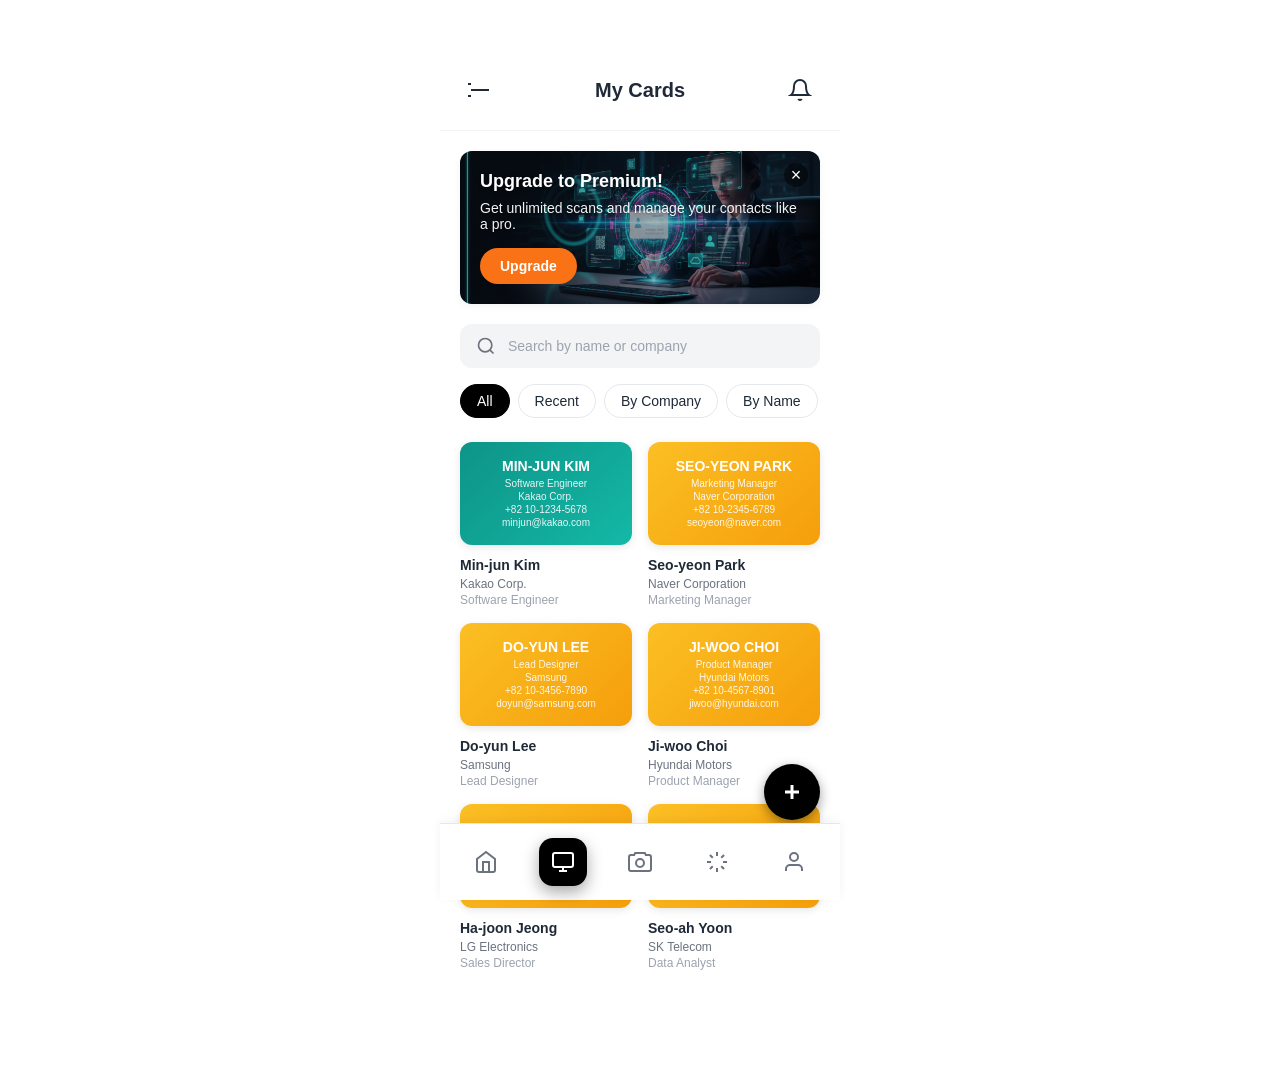
<file: my-cards.html>
<!DOCTYPE html>
<html lang="en">
<head>
    <meta charset="UTF-8">
    <meta name="viewport" content="width=device-width, initial-scale=1.0, maximum-scale=1.0, user-scalable=no, viewport-fit=cover">
    <title>ScannerNet - My Cards</title>
    <link rel="stylesheet" href="styles.css">
</head>
<body>
    <div class="home-container">
        <!-- Header -->
        <header class="cards-header">
            <button class="icon-btn menu-btn" aria-label="Menu">
                <svg width="24" height="24" viewBox="0 0 24 24" fill="none" stroke="currentColor" stroke-width="2">
                    <line x1="3" y1="12" x2="21" y2="12"></line>
                    <line x1="3" y1="6" y2="6"></line>
                    <line x1="3" y1="18" y2="18"></line>
                </svg>
            </button>
            <h1 class="page-title">My Cards</h1>
            <button class="icon-btn" aria-label="Notifications">
                <svg width="24" height="24" viewBox="0 0 24 24" fill="none" stroke="currentColor" stroke-width="2">
                    <path d="M18 8A6 6 0 0 0 6 8c0 7-3 9-3 9h18s-3-2-3-9"></path>
                    <path d="M13.73 21a2 2 0 0 1-3.46 0"></path>
                </svg>
            </button>
        </header>

        <!-- Main Content -->
        <main class="cards-content">
            <!-- Premium Banner -->
            <div class="premium-banner" id="premiumBanner" style="background: url('photo/Banner 3.png') center/cover no-repeat;">
                <button class="banner-close" onclick="closePremiumBanner()">×</button>
                <h3 class="banner-title">Upgrade to Premium!</h3>
                <p class="banner-subtitle">Get unlimited scans and manage your contacts like a pro.</p>
                <button class="upgrade-btn">Upgrade</button>
            </div>

            <!-- Search Bar -->
            <div class="search-bar-container">
                <div class="search-bar">
                    <svg width="20" height="20" viewBox="0 0 24 24" fill="none" stroke="currentColor" stroke-width="2" class="search-icon">
                        <circle cx="11" cy="11" r="8"></circle>
                        <path d="m21 21-4.35-4.35"></path>
                    </svg>
                    <input type="text" placeholder="Search by name or company" class="search-input" id="searchInput">
                </div>
            </div>

            <!-- Category Filters -->
            <div class="filter-buttons">
                <button class="filter-btn active" data-filter="all">All</button>
                <button class="filter-btn" data-filter="recent">Recent</button>
                <button class="filter-btn" data-filter="company">By Company</button>
                <button class="filter-btn" data-filter="name">By Name</button>
            </div>

            <!-- Business Card Grid -->
            <div class="cards-grid" id="cardsGrid">
                <!-- Card 1 -->
                <div class="card-item" data-company="Kakao Corp." data-name="Min-jun Kim">
                    <div class="card-preview" style="background: linear-gradient(135deg, #0d9488 0%, #14b8a6 100%);">
                        <div class="card-preview-content">
                            <h3>MIN-JUN KIM</h3>
                            <p>Software Engineer</p>
                            <p>Kakao Corp.</p>
                            <p>+82 10-1234-5678</p>
                            <p>minjun@kakao.com</p>
                        </div>
                    </div>
                    <div class="card-info">
                        <h4 class="card-name">Min-jun Kim</h4>
                        <p class="card-company">Kakao Corp.</p>
                        <p class="card-title">Software Engineer</p>
                    </div>
                </div>

                <!-- Card 2 -->
                <div class="card-item" data-company="Naver Corporation" data-name="Seo-yeon Park">
                    <div class="card-preview" style="background: linear-gradient(135deg, #fbbf24 0%, #f59e0b 100%);">
                        <div class="card-preview-content">
                            <h3>SEO-YEON PARK</h3>
                            <p>Marketing Manager</p>
                            <p>Naver Corporation</p>
                            <p>+82 10-2345-6789</p>
                            <p>seoyeon@naver.com</p>
                        </div>
                    </div>
                    <div class="card-info">
                        <h4 class="card-name">Seo-yeon Park</h4>
                        <p class="card-company">Naver Corporation</p>
                        <p class="card-title">Marketing Manager</p>
                    </div>
                </div>

                <!-- Card 3 -->
                <div class="card-item" data-company="Samsung" data-name="Do-yun Lee">
                    <div class="card-preview" style="background: linear-gradient(135deg, #fbbf24 0%, #f59e0b 100%);">
                        <div class="card-preview-content">
                            <h3>DO-YUN LEE</h3>
                            <p>Lead Designer</p>
                            <p>Samsung</p>
                            <p>+82 10-3456-7890</p>
                            <p>doyun@samsung.com</p>
                        </div>
                    </div>
                    <div class="card-info">
                        <h4 class="card-name">Do-yun Lee</h4>
                        <p class="card-company">Samsung</p>
                        <p class="card-title">Lead Designer</p>
                    </div>
                </div>

                <!-- Card 4 -->
                <div class="card-item" data-company="Hyundai Motors" data-name="Ji-woo Choi">
                    <div class="card-preview" style="background: linear-gradient(135deg, #fbbf24 0%, #f59e0b 100%);">
                        <div class="card-preview-content">
                            <h3>JI-WOO CHOI</h3>
                            <p>Product Manager</p>
                            <p>Hyundai Motors</p>
                            <p>+82 10-4567-8901</p>
                            <p>jiwoo@hyundai.com</p>
                        </div>
                    </div>
                    <div class="card-info">
                        <h4 class="card-name">Ji-woo Choi</h4>
                        <p class="card-company">Hyundai Motors</p>
                        <p class="card-title">Product Manager</p>
                    </div>
                </div>

                <!-- Card 5 -->
                <div class="card-item" data-company="LG Electronics" data-name="Ha-joon Jeong">
                    <div class="card-preview" style="background: linear-gradient(135deg, #fbbf24 0%, #f59e0b 100%);">
                        <div class="card-preview-content">
                            <h3>HA-JOON JEONG</h3>
                            <p>Sales Director</p>
                            <p>LG Electronics</p>
                            <p>+82 10-5678-9012</p>
                            <p>hajoon@lg.com</p>
                        </div>
                    </div>
                    <div class="card-info">
                        <h4 class="card-name">Ha-joon Jeong</h4>
                        <p class="card-company">LG Electronics</p>
                        <p class="card-title">Sales Director</p>
                    </div>
                </div>

                <!-- Card 6 -->
                <div class="card-item" data-company="SK Telecom" data-name="Seo-ah Yoon">
                    <div class="card-preview" style="background: linear-gradient(135deg, #fbbf24 0%, #f59e0b 100%);">
                        <div class="card-preview-content">
                            <h3>SEO-AH YOON</h3>
                            <p>Data Analyst</p>
                            <p>SK Telecom</p>
                            <p>+82 10-6789-0123</p>
                            <p>seoah@sk.com</p>
                        </div>
                    </div>
                    <div class="card-info">
                        <h4 class="card-name">Seo-ah Yoon</h4>
                        <p class="card-company">SK Telecom</p>
                        <p class="card-title">Data Analyst</p>
                    </div>
                </div>
            </div>
        </main>

        <!-- Floating Action Button -->
        <button class="fab" onclick="window.location.href='scan-card.html'" aria-label="Add Card">
            <svg width="24" height="24" viewBox="0 0 24 24" fill="none" stroke="currentColor" stroke-width="3">
                <line x1="12" y1="5" x2="12" y2="19"></line>
                <line x1="5" y1="12" x2="19" y2="12"></line>
            </svg>
        </button>

        <!-- Bottom Navigation -->
        <nav class="bottom-nav">
            <div class="nav-item" role="button" aria-label="Home" onclick="window.location.href='home.html'">
                <div class="nav-icon">
                    <svg viewBox="0 0 24 24" fill="none" stroke="currentColor" stroke-width="2">
                        <path d="M3 9l9-7 9 7v11a2 2 0 0 1-2 2H5a2 2 0 0 1-2-2z"></path>
                        <polyline points="9 22 9 12 15 12 15 22"></polyline>
                    </svg>
                </div>
            </div>
            <div class="nav-item nav-item-active" role="button" aria-label="Cards">
                <div class="nav-icon">
                    <svg viewBox="0 0 24 24" fill="none" stroke="currentColor" stroke-width="2">
                        <rect x="2" y="3" width="20" height="14" rx="2" ry="2"></rect>
                        <line x1="8" y1="21" x2="16" y2="21"></line>
                        <line x1="12" y1="17" x2="12" y2="21"></line>
                    </svg>
                </div>
            </div>
            <div class="nav-item" role="button" aria-label="Scan" onclick="window.location.href='scan-card.html'">
                <div class="nav-icon">
                    <svg viewBox="0 0 24 24" fill="none" stroke="currentColor" stroke-width="2">
                        <path d="M23 19V7a2 2 0 0 0-2-2h-3.17l-1-2H7.17l-1 2H3a2 2 0 0 0-2 2v12a2 2 0 0 0 2 2h18a2 2 0 0 0 2-2z"></path>
                        <circle cx="12" cy="13" r="4"></circle>
                    </svg>
                </div>
            </div>
            <div class="nav-item" role="button" aria-label="AI" onclick="window.location.href='create-card.html'">
                <div class="nav-icon">
                    <svg viewBox="0 0 24 24" fill="none" stroke="currentColor" stroke-width="2">
                        <path d="M12 2v4M12 18v4M4.93 4.93l2.83 2.83M16.24 16.24l2.83 2.83M2 12h4M18 12h4M4.93 19.07l2.83-2.83M16.24 7.76l2.83-2.83"></path>
                    </svg>
                </div>
            </div>
            <div class="nav-item" role="button" aria-label="Profile" onclick="window.location.href='profile.html'">
                <div class="nav-icon">
                    <svg viewBox="0 0 24 24" fill="none" stroke="currentColor" stroke-width="2">
                        <path d="M20 21v-2a4 4 0 0 0-4-4H8a4 4 0 0 0-4 4v2"></path>
                        <circle cx="12" cy="7" r="4"></circle>
                    </svg>
                </div>
            </div>
        </nav>
    </div>

    <script src="my-cards.js"></script>
</body>
</html>
</file>
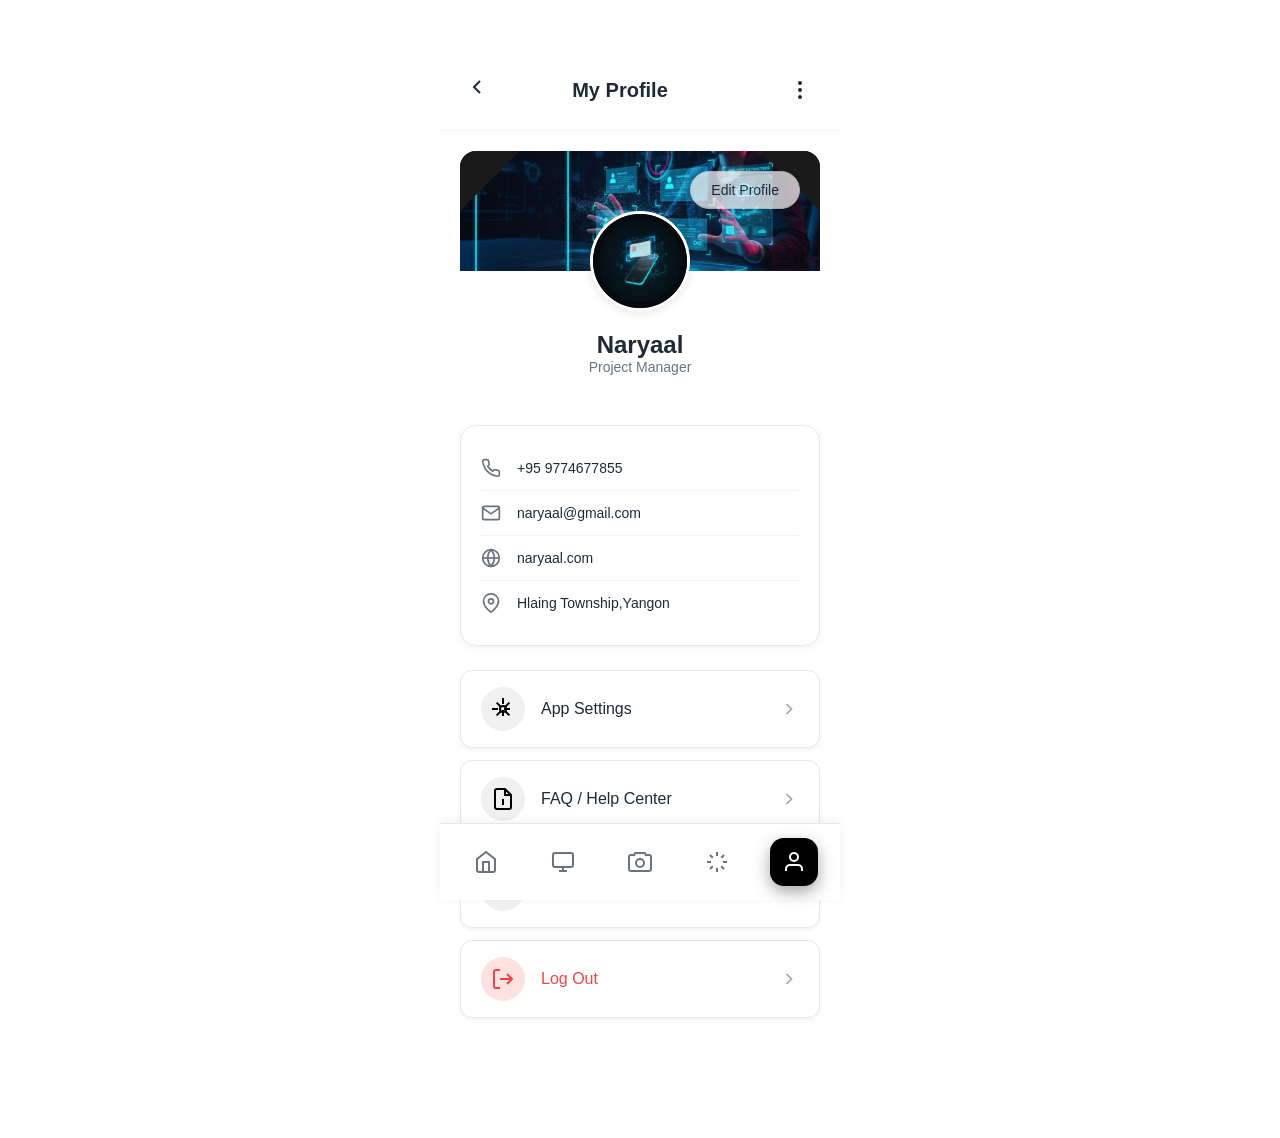
<file: profile.html>
<!DOCTYPE html>
<html lang="en">
<head>
    <meta charset="UTF-8">
    <meta name="viewport" content="width=device-width, initial-scale=1.0, maximum-scale=1.0, user-scalable=no, viewport-fit=cover">
    <title>ScannerNet - My Profile</title>
    <link rel="stylesheet" href="styles.css">
</head>
<body>
    <div class="home-container">
        <!-- Header -->
        <header class="profile-header">
            <button class="back-btn" onclick="window.location.href='home.html'">
                <svg width="24" height="24" viewBox="0 0 24 24" fill="none" stroke="currentColor" stroke-width="2">
                    <polyline points="15 18 9 12 15 6"></polyline>
                </svg>
            </button>
            <h1 class="page-title">My Profile</h1>
            <button class="icon-btn" aria-label="More options">
                <svg width="24" height="24" viewBox="0 0 24 24" fill="none" stroke="currentColor" stroke-width="2">
                    <circle cx="12" cy="12" r="1"></circle>
                    <circle cx="12" cy="5" r="1"></circle>
                    <circle cx="12" cy="19" r="1"></circle>
                </svg>
            </button>
        </header>

        <!-- Main Content -->
        <main class="profile-page-content">
            <!-- Profile Banner -->
            <div class="profile-banner">
                <div class="profile-banner-geometric-right"></div>
                <div class="profile-picture-large">
                    <div class="profile-img-large">
                        <img src="photo/profile photo.png" alt="Profile Picture" />
                    </div>
                    <div class="profile-name-info">
                        <h2 class="profile-name-large">Naryaal</h2>
                        <p class="profile-job-large">Project Manager</p>
                    </div>
                </div>
                <div class="profile-details">
                    <div class="profile-actions">
                        <button class="edit-profile-btn" onclick="editProfile()">Edit Profile</button>
                    </div>
                </div>
            </div>

            <!-- Contact Information -->
            <div class="contact-info-card">
                <div class="contact-item">
                    <svg width="20" height="20" viewBox="0 0 24 24" fill="none" stroke="currentColor" stroke-width="2" class="contact-icon">
                        <path d="M22 16.92v3a2 2 0 0 1-2.18 2 19.79 19.79 0 0 1-8.63-3.07 19.5 19.5 0 0 1-6-6 19.79 19.79 0 0 1-3.07-8.67A2 2 0 0 1 4.11 2h3a2 2 0 0 1 2 1.72 12.84 12.84 0 0 0 .7 2.81 2 2 0 0 1-.45 2.11L8.09 9.91a16 16 0 0 0 6 6l1.27-1.27a2 2 0 0 1 2.11-.45 12.84 12.84 0 0 0 2.81.7A2 2 0 0 1 22 16.92z"></path>
                    </svg>
                    <span class="contact-text">+95 9774677855</span>
                </div>
                <div class="contact-item">
                    <svg width="20" height="20" viewBox="0 0 24 24" fill="none" stroke="currentColor" stroke-width="2" class="contact-icon">
                        <path d="M4 4h16c1.1 0 2 .9 2 2v12c0 1.1-.9 2-2 2H4c-1.1 0-2-.9-2-2V6c0-1.1.9-2 2-2z"></path>
                        <polyline points="22,6 12,13 2,6"></polyline>
                    </svg>
                    <span class="contact-text">naryaal@gmail.com</span>
                </div>
                <div class="contact-item">
                    <svg width="20" height="20" viewBox="0 0 24 24" fill="none" stroke="currentColor" stroke-width="2" class="contact-icon">
                        <circle cx="12" cy="12" r="10"></circle>
                        <line x1="2" y1="12" x2="22" y2="12"></line>
                        <path d="M12 2a15.3 15.3 0 0 1 4 10 15.3 15.3 0 0 1-4 10 15.3 15.3 0 0 1-4-10 15.3 15.3 0 0 1 4-10z"></path>
                    </svg>
                    <span class="contact-text">naryaal.com</span>
                </div>
                <div class="contact-item">
                    <svg width="20" height="20" viewBox="0 0 24 24" fill="none" stroke="currentColor" stroke-width="2" class="contact-icon">
                        <path d="M21 10c0 7-9 13-9 13s-9-6-9-13a9 9 0 0 1 18 0z"></path>
                        <circle cx="12" cy="10" r="3"></circle>
                    </svg>
                    <span class="contact-text">Hlaing Township,Yangon</span>
                </div>
            </div>

            <!-- Settings Menu -->
            <div class="settings-menu">
                <div class="menu-item-card" onclick="openSettings()">
                    <div class="menu-icon-blue">
                        <svg width="24" height="24" viewBox="0 0 24 24" fill="none" stroke="currentColor" stroke-width="2">
                            <circle cx="12" cy="12" r="3"></circle>
                            <path d="M12 1v6m0 6v6M5.64 5.64l4.24 4.24m4.24 4.24l4.24 4.24M1 12h6m6 0h6M5.64 18.36l4.24-4.24m4.24-4.24l4.24-4.24"></path>
                        </svg>
                    </div>
                    <span class="menu-text-dark">App Settings</span>
                    <svg width="20" height="20" viewBox="0 0 24 24" fill="none" stroke="currentColor" stroke-width="2" class="menu-arrow">
                        <polyline points="9 18 15 12 9 6"></polyline>
                    </svg>
                </div>
                <div class="menu-item-card" onclick="openFAQ()">
                    <div class="menu-icon-blue">
                        <svg width="24" height="24" viewBox="0 0 24 24" fill="none" stroke="currentColor" stroke-width="2">
                            <path d="M14 2H6a2 2 0 0 0-2 2v16a2 2 0 0 0 2 2h12a2 2 0 0 0 2-2V8z"></path>
                            <polyline points="14 2 14 8 20 8"></polyline>
                            <line x1="12" y1="18" x2="12" y2="12"></line>
                            <path d="M12 6h.01"></path>
                        </svg>
                    </div>
                    <span class="menu-text-dark">FAQ / Help Center</span>
                    <svg width="20" height="20" viewBox="0 0 24 24" fill="none" stroke="currentColor" stroke-width="2" class="menu-arrow">
                        <polyline points="9 18 15 12 9 6"></polyline>
                    </svg>
                </div>
                <div class="menu-item-card" onclick="openTerms()">
                    <div class="menu-icon-blue">
                        <svg width="24" height="24" viewBox="0 0 24 24" fill="none" stroke="currentColor" stroke-width="2">
                            <path d="M14 2H6a2 2 0 0 0-2 2v16a2 2 0 0 0 2 2h12a2 2 0 0 0 2-2V8z"></path>
                            <polyline points="14 2 14 8 20 8"></polyline>
                            <line x1="16" y1="13" x2="8" y2="13"></line>
                            <line x1="16" y1="17" x2="8" y2="17"></line>
                            <polyline points="10 9 9 9 8 9"></polyline>
                        </svg>
                    </div>
                    <span class="menu-text-dark">Terms of Service</span>
                    <svg width="20" height="20" viewBox="0 0 24 24" fill="none" stroke="currentColor" stroke-width="2" class="menu-arrow">
                        <polyline points="9 18 15 12 9 6"></polyline>
                    </svg>
                </div>
                <div class="menu-item-card logout-item" onclick="logout()">
                    <div class="menu-icon-red">
                        <svg width="24" height="24" viewBox="0 0 24 24" fill="none" stroke="currentColor" stroke-width="2">
                            <path d="M9 21H5a2 2 0 0 1-2-2V5a2 2 0 0 1 2-2h4"></path>
                            <polyline points="16 17 21 12 16 7"></polyline>
                            <line x1="21" y1="12" x2="9" y2="12"></line>
                        </svg>
                    </div>
                    <span class="menu-text-red">Log Out</span>
                    <svg width="20" height="20" viewBox="0 0 24 24" fill="none" stroke="currentColor" stroke-width="2" class="menu-arrow">
                        <polyline points="9 18 15 12 9 6"></polyline>
                    </svg>
                </div>
            </div>
        </main>

        <!-- Bottom Navigation -->
        <nav class="bottom-nav">
            <div class="nav-item" role="button" aria-label="Home" onclick="window.location.href='home.html'">
                <div class="nav-icon">
                    <svg viewBox="0 0 24 24" fill="none" stroke="currentColor" stroke-width="2">
                        <path d="M3 9l9-7 9 7v11a2 2 0 0 1-2 2H5a2 2 0 0 1-2-2z"></path>
                        <polyline points="9 22 9 12 15 12 15 22"></polyline>
                    </svg>
                </div>
            </div>
            <div class="nav-item" role="button" aria-label="Cards" onclick="window.location.href='my-cards.html'">
                <div class="nav-icon">
                    <svg viewBox="0 0 24 24" fill="none" stroke="currentColor" stroke-width="2">
                        <rect x="2" y="3" width="20" height="14" rx="2" ry="2"></rect>
                        <line x1="8" y1="21" x2="16" y2="21"></line>
                        <line x1="12" y1="17" x2="12" y2="21"></line>
                    </svg>
                </div>
            </div>
            <div class="nav-item" role="button" aria-label="Scan" onclick="window.location.href='scan-card.html'">
                <div class="nav-icon">
                    <svg viewBox="0 0 24 24" fill="none" stroke="currentColor" stroke-width="2">
                        <path d="M23 19V7a2 2 0 0 0-2-2h-3.17l-1-2H7.17l-1 2H3a2 2 0 0 0-2 2v12a2 2 0 0 0 2 2h18a2 2 0 0 0 2-2z"></path>
                        <circle cx="12" cy="13" r="4"></circle>
                    </svg>
                </div>
            </div>
            <div class="nav-item" role="button" aria-label="AI" onclick="window.location.href='create-card.html'">
                <div class="nav-icon">
                    <svg viewBox="0 0 24 24" fill="none" stroke="currentColor" stroke-width="2">
                        <path d="M12 2v4M12 18v4M4.93 4.93l2.83 2.83M16.24 16.24l2.83 2.83M2 12h4M18 12h4M4.93 19.07l2.83-2.83M16.24 7.76l2.83-2.83"></path>
                    </svg>
                </div>
            </div>
            <div class="nav-item nav-item-active" role="button" aria-label="Profile">
                <div class="nav-icon">
                    <svg viewBox="0 0 24 24" fill="none" stroke="currentColor" stroke-width="2">
                        <path d="M20 21v-2a4 4 0 0 0-4-4H8a4 4 0 0 0-4 4v2"></path>
                        <circle cx="12" cy="7" r="4"></circle>
                    </svg>
                </div>
            </div>
        </nav>
    </div>

    <script src="profile.js"></script>
</body>
</html>
</file>
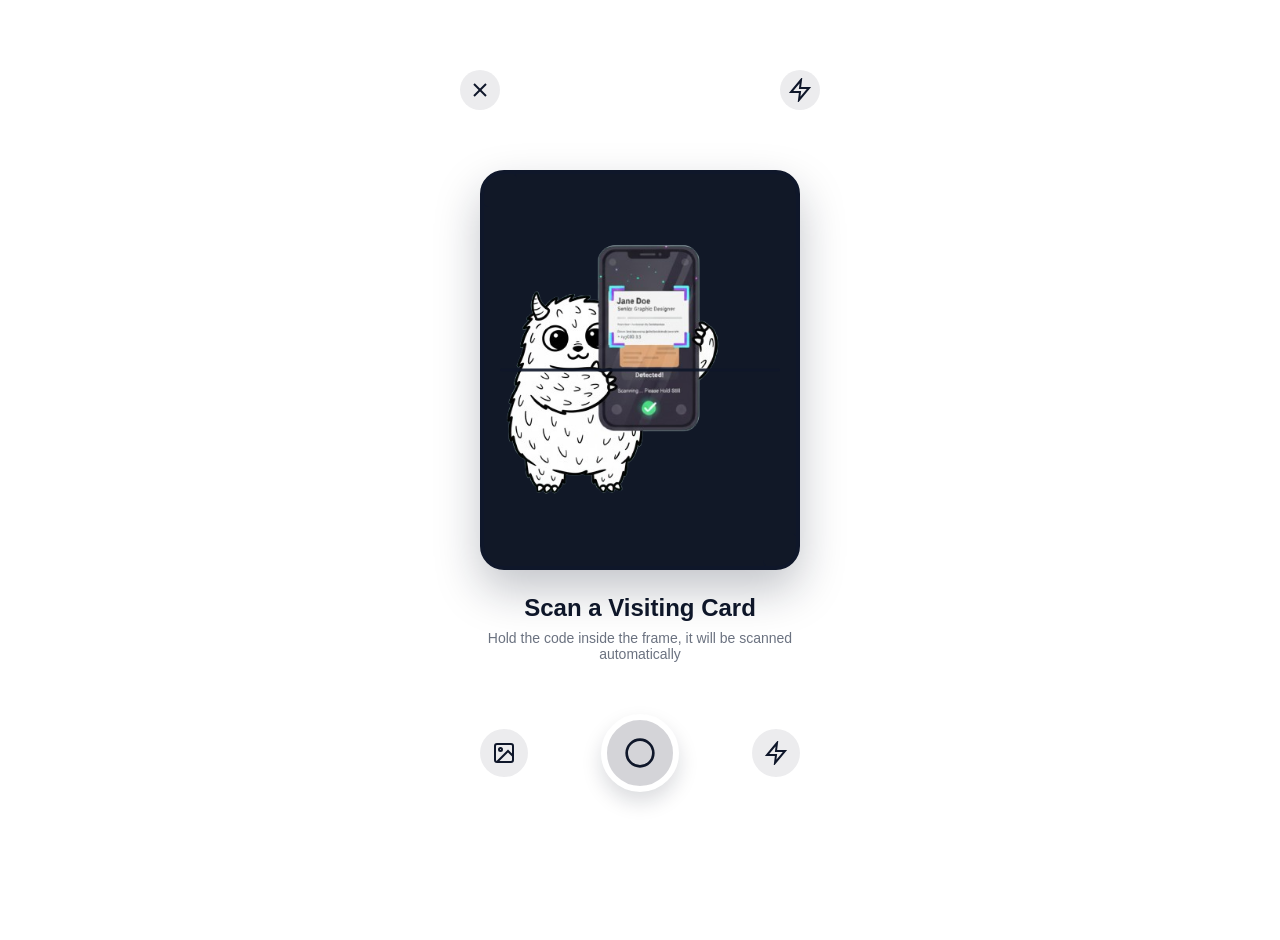
<file: scan-card.html>
<!DOCTYPE html>
<html lang="en">
<head>
    <meta charset="UTF-8">
    <meta name="viewport" content="width=device-width, initial-scale=1.0, maximum-scale=1.0, user-scalable=no, viewport-fit=cover">
    <title>ScannerNet - Scan Card</title>
    <link rel="stylesheet" href="styles.css">
</head>
<body>
    <div class="scan-page-container">
        <!-- Header -->
        <header class="scan-header">
            <button class="scan-header-btn" onclick="window.location.href='my-cards.html'" aria-label="Close">
                <svg width="24" height="24" viewBox="0 0 24 24" fill="none" stroke="currentColor" stroke-width="2">
                    <line x1="18" y1="6" x2="6" y2="18"></line>
                    <line x1="6" y1="6" x2="18" y2="18"></line>
                </svg>
            </button>
            <button class="scan-header-btn" id="flashToggle" aria-label="Flash">
                <svg width="24" height="24" viewBox="0 0 24 24" fill="none" stroke="currentColor" stroke-width="2">
                    <polygon points="13 2 3 14 12 14 11 22 21 10 12 10 13 2"></polygon>
                </svg>
            </button>
        </header>

        <!-- Main Content -->
        <main class="scan-page-content">
            <!-- Viewfinder -->
            <div class="scan-viewfinder-container">
                <div class="scan-frame">
                    <img src="photo/scan.png" alt="Sample card" class="scan-card-image">
                    <div class="scan-frame-line"></div>
                </div>
            </div>

            <div class="scan-instructions-top">
                <h2 class="scan-instruction-title">Scan a Visiting Card</h2>
                <p class="scan-instruction-subtitle">Hold the code inside the frame, it will be scanned automatically</p>
            </div>

            <!-- Control Buttons -->
            <div class="scan-controls-bottom">
                <button class="scan-control-icon" onclick="openGallery()" aria-label="Gallery">
                    <svg width="24" height="24" viewBox="0 0 24 24" fill="none" stroke="currentColor" stroke-width="2">
                        <rect x="3" y="3" width="18" height="18" rx="2" ry="2"></rect>
                        <circle cx="8.5" cy="8.5" r="1.5"></circle>
                        <polyline points="21 15 16 10 5 21"></polyline>
                    </svg>
                </button>
                <button class="scan-capture-btn-large" onclick="captureCard()" aria-label="Capture">
                    <svg width="32" height="32" viewBox="0 0 24 24" fill="none" stroke="currentColor" stroke-width="2">
                        <circle cx="12" cy="12" r="10"></circle>
                    </svg>
                </button>
                <button class="scan-control-icon" onclick="toggleFlash()" aria-label="Flash Toggle">
                    <svg width="24" height="24" viewBox="0 0 24 24" fill="none" stroke="currentColor" stroke-width="2">
                        <polygon points="13 2 3 14 12 14 11 22 21 10 12 10 13 2"></polygon>
                    </svg>
                </button>
            </div>
        </main>
    </div>

    <script src="scan-card.js"></script>
</body>
</html>
</file>
<file: styles.css>
* {
    margin: 0;
    padding: 0;
    box-sizing: border-box;
}

body {
    font-family: -apple-system, BlinkMacSystemFont, 'Segoe UI', Roboto, Oxygen, Ubuntu, Cantarell, sans-serif;
    background: #ffffff;
    min-height: 100vh;
    min-height: 100dvh;
    overflow-x: hidden;
    display: flex;
    justify-content: center;
    align-items: center;
    padding: 20px;
}

button {
    border-radius: 999px !important;
}

.login-container {
    width: 100%;
    max-width: 400px;
    background: #ffffff;
    min-height: 100vh;
    min-height: 100dvh;
    position: relative;
    box-shadow: 0 0 20px rgba(0, 0, 0, 0.1);
}

.login-screen {
    display: none;
    flex-direction: column;
    min-height: 100vh;
    min-height: 100dvh;
    padding: 0;
    position: relative;
}

.login-screen.active {
    display: flex;
}

.screen-header {
    padding: 50px 20px 20px 20px;
    position: relative;
}

.screen-header h1 {
    font-size: 18px;
    font-weight: 600;
    color: #1f2937;
    text-align: center;
    text-transform: capitalize;
}

.back-btn {
    position: absolute;
    left: 20px;
    top: 50px;
    background: none;
    border: none;
    font-size: 20px;
    color: #1f2937;
    cursor: pointer;
    padding: 5px;
    z-index: 10;
}

.back-btn:hover {
    opacity: 0.7;
}

.logo-container {
    display: flex;
    justify-content: center;
    align-items: center;
    margin: 40px 0 30px 0;
}

.app-logo {
    max-width: 280px;
    height: auto;
    display: block;
}

.main-content {
    padding: 0 20px;
    flex: 1;
    display: flex;
    flex-direction: column;
}

.main-title {
    font-size: 24px;
    font-weight: 700;
    color: #1f2937;
    text-align: center;
    margin-bottom: 30px;
    line-height: 1.3;
}

.button-group {
    display: flex;
    flex-direction: column;
    gap: 12px;
    margin-bottom: 30px;
}

.btn-primary,
.btn-secondary {
    width: 100%;
    padding: 18px;
    border-radius: 999px;
    font-size: 17px;
    font-weight: 600;
    cursor: pointer;
    transition: all 0.3s ease;
    border: none;
    letter-spacing: 0.2px;
}

.btn-primary {
    background: #000000;
    color: #ffffff;
    box-shadow: 0 10px 20px rgba(0, 0, 0, 0.12);
}

.btn-primary:hover {
    background: #111111;
    transform: translateY(-1px);
}

.btn-primary:active {
    transform: translateY(0);
}

.btn-secondary {
    background: #ffffff;
    color: #000000;
    border: 2px solid #000000;
}

.btn-secondary:hover {
    background: rgba(0, 0, 0, 0.03);
    border-color: #000000;
}

.social-login {
    margin-bottom: 30px;
}

.divider {
    text-align: center;
    margin: 20px 0;
    position: relative;
    color: #6b7280;
    font-size: 14px;
}

.divider::before,
.divider::after {
    content: '';
    position: absolute;
    top: 50%;
    width: 40%;
    height: 1px;
    background: #e5e7eb;
}

.divider::before {
    left: 0;
}

.divider::after {
    right: 0;
}

.social-buttons {
    display: flex;
    gap: 14px;
}

.btn-social {
    flex: 1;
    padding: 14px 18px;
    background: #ffffff;
    border: 1px solid #e5e7eb;
    border-radius: 999px;
    font-size: 15px;
    font-weight: 600;
    color: #111827;
    cursor: pointer;
    display: flex;
    align-items: center;
    justify-content: center;
    gap: 10px;
    transition: all 0.25s ease;
    box-shadow: 0 6px 14px rgba(15, 23, 42, 0.08);
}

.btn-social:hover {
    border-color: #000000;
    box-shadow: 0 10px 20px rgba(0, 0, 0, 0.12);
}

.social-icon {
    width: 32px;
    height: 32px;
    border-radius: 50%;
    display: flex;
    align-items: center;
    justify-content: center;
    background: transparent;
}

.btn-social svg {
    width: 22px;
    height: 22px;
    display: block;
}

.btn-social-facebook .social-icon,
.btn-social-google .social-icon {
    box-shadow: none;
}

.language-selector {
    margin-bottom: 20px;
    display: flex;
    justify-content: center;
}

.select-wrapper {
    position: relative;
    display: inline-flex;
    align-items: center;
}

.globe-icon {
    position: absolute;
    left: 12px;
    font-size: 16px;
    pointer-events: none;
    z-index: 1;
    color: #000000;
}

.language-selector select {
    width: auto;
    min-width: 120px;
    padding: 8px 12px 8px 40px;
    border: 1px solid #e5e7eb;
    border-radius: 8px;
    font-size: 13px;
    color: #1f2937;
    background: #ffffff;
    cursor: pointer;
    appearance: none;
    -webkit-appearance: none;
    -moz-appearance: none;
}

.footer-links {
    margin-top: auto;
    padding-bottom: 30px;
    text-align: center;
}

.footer-links p {
    font-size: 12px;
    color: #6b7280;
    line-height: 1.5;
}

.link {
    color: #000000;
    text-decoration: none;
}

.link:hover {
    text-decoration: underline;
}

/* Screen 2: Login Form */
.login-content {
    padding: 20px;
    flex: 1;
    display: flex;
    flex-direction: column;
}

.login-title {
    font-size: 24px;
    font-weight: 700;
    color: #1f2937;
    margin-bottom: 8px;
    line-height: 1.3;
}

.login-subtitle {
    font-size: 14px;
    color: #6b7280;
    margin-bottom: 30px;
    line-height: 1.5;
}

.form-group {
    margin-bottom: 20px;
}

.form-group label {
    display: block;
    font-size: 14px;
    font-weight: 500;
    color: #1f2937;
    margin-bottom: 8px;
}

.input-wrapper {
    position: relative;
    display: flex;
    align-items: center;
}

.input-icon {
    position: absolute;
    left: 12px;
    font-size: 18px;
    color: #6b7280;
    z-index: 1;
}

.form-group input[type="email"],
.form-group input[type="password"] {
    width: 100%;
    padding: 14px 14px 14px 40px;
    border: 1px solid #e5e7eb;
    border-radius: 8px;
    font-size: 16px;
    color: #1f2937;
    background: #ffffff;
    transition: border-color 0.3s ease;
}

.form-group input[type="email"]:focus,
.form-group input[type="password"]:focus {
    outline: none;
    border-color: #000000;
}

.toggle-password {
    position: absolute;
    right: 12px;
    background: none;
    border: none;
    font-size: 18px;
    color: #6b7280;
    cursor: pointer;
    padding: 5px;
    z-index: 1;
}

.toggle-password:hover {
    opacity: 0.7;
}

.error-message {
    color: #ef4444;
    font-size: 14px;
    margin-bottom: 15px;
    padding: 10px;
    background: #fef2f2;
    border-radius: 6px;
    display: none;
}

.error-message.show {
    display: block;
}

.checkbox-group {
    display: flex;
    align-items: flex-start;
    gap: 10px;
    margin-bottom: 25px;
}

.checkbox-group input[type="checkbox"] {
    margin-top: 3px;
    width: 18px;
    height: 18px;
    cursor: pointer;
    flex-shrink: 0;
}

.checkbox-group label {
    font-size: 12px;
    color: #6b7280;
    line-height: 1.5;
    cursor: pointer;
}

.btn-login {
    width: 100%;
    padding: 16px;
    background: #000000;
    color: #ffffff;
    border: none;
    border-radius: 8px;
    font-size: 16px;
    font-weight: 600;
    cursor: pointer;
    transition: all 0.3s ease;
}

.btn-login:hover {
    background: #1a1a1a;
}

.btn-login:active {
    transform: translateY(1px);
}

/* Welcome Screen Styles */
.welcome-content {
    display: flex;
    flex-direction: column;
    align-items: center;
    justify-content: space-between;
    padding: 0px 20px 40px 20px;
    min-height: 100vh;
    min-height: 100dvh;
    text-align: center;
}

.welcome-illustration {
    flex: 1;
    display: flex;
    align-items: center;
    justify-content: center;
    margin-top: 0;
    margin-bottom: 0;
}

.illustration-placeholder {
    width: 380px;
    height: 380px;
    background: transparent;
    border-radius: 20px;
    display: flex;
    align-items: center;
    justify-content: center;
    position: relative;
    overflow: hidden;
}

.network-icon {
    width: 100%;
    height: 100%;
    object-fit: contain;
    display: block;
}

.welcome-text {
    flex: 1;
    display: flex;
    flex-direction: column;
    justify-content: flex-start;
    padding: 0 20px;
    margin-top: -90px;
    margin-bottom: 40px;
}

.welcome-title {
    font-size: 28px;
    font-weight: 700;
    color: #1f2937;
    margin-bottom: 16px;
    line-height: 1.3;
}

.welcome-subtitle {
    font-size: 16px;
    color: #6b7280;
    line-height: 1.6;
    margin: 0;
}

.btn-continue {
    width: 100%;
    max-width: 400px;
    padding: 18px 30px;
    background: #000000;
    color: #ffffff;
    border: none;
    border-radius: 12px;
    font-size: 16px;
    font-weight: 600;
    cursor: pointer;
    transition: all 0.3s ease;
    box-shadow: 0 4px 15px rgba(0, 0, 0, 0.2);
    margin-top: auto;
    margin-bottom: 150px;
}

.btn-continue:hover {
    background: #1a1a1a;
    transform: translateY(-2px);
    box-shadow: 0 6px 20px rgba(0, 0, 0, 0.3);
}

.btn-continue:active {
    transform: translateY(0);
}

/* Select User Screen Styles */
.select-user-content {
    padding: 20px;
    display: flex;
    flex-direction: column;
    min-height: calc(100vh - 80px);
    min-height: calc(100dvh - 80px);
    justify-content: space-between;
}

.radio-options {
    display: flex;
    flex-direction: column;
    gap: 16px;
    margin-top: 20px;
}

.radio-option {
    display: flex;
    align-items: center;
    padding: 20px;
    border: 1px solid #e5e7eb;
    border-radius: 12px;
    background: #ffffff;
    cursor: pointer;
    transition: all 0.3s ease;
    position: relative;
}

.radio-option:hover {
    border-color: #d1d5db;
    background: #f9fafb;
}

.radio-option input[type="radio"] {
    position: absolute;
    opacity: 0;
    cursor: pointer;
}

.option-content {
    display: flex;
    align-items: center;
    gap: 16px;
    flex: 1;
}

.option-icon {
    font-size: 32px;
    width: 48px;
    height: 48px;
    display: flex;
    align-items: center;
    justify-content: center;
    background: #f3f4f6;
    border-radius: 10px;
    flex-shrink: 0;
}

.option-text {
    flex: 1;
}

.option-title {
    font-size: 16px;
    font-weight: 600;
    color: #1f2937;
    margin-bottom: 4px;
}

.option-description {
    font-size: 14px;
    color: #6b7280;
    line-height: 1.4;
}

.radio-custom {
    width: 20px;
    height: 20px;
    border: 2px solid #d1d5db;
    border-radius: 50%;
    position: relative;
    flex-shrink: 0;
    transition: all 0.3s ease;
}

.radio-option:has(input[type="radio"]:checked) {
    border-color: #000000;
    background: #f9fafb;
}

.radio-option:has(input[type="radio"]:checked) .radio-custom {
    border-color: #000000;
}

.radio-option:has(input[type="radio"]:checked) .radio-custom::after {
    content: '';
    position: absolute;
    top: 50%;
    left: 50%;
    transform: translate(-50%, -50%);
    width: 10px;
    height: 10px;
    background: #000000;
    border-radius: 50%;
}

.radio-option:has(input[type="radio"]:checked) .option-icon {
    background: #000000;
}

.select-user-content .btn-continue {
    margin-top: auto;
    margin-bottom: 30px;
}

/* Scan Screen Styles */
.scan-content {
    display: flex;
    flex-direction: column;
    align-items: center;
    justify-content: space-between;
    padding: 20px;
    min-height: calc(100vh - 80px);
    min-height: calc(100dvh - 80px);
    position: relative;
}

.scan-viewfinder {
    flex: 1;
    display: flex;
    align-items: center;
    justify-content: center;
    width: 100%;
    max-width: 350px;
    margin: 20px 0;
}

.viewfinder-frame {
    width: 100%;
    max-width: 320px;
    aspect-ratio: 4/3;
    border: 3px solid #000000;
    border-radius: 16px;
    position: relative;
    background: rgba(0, 0, 0, 0.1);
    overflow: hidden;
}

.viewfinder-corner {
    position: absolute;
    width: 30px;
    height: 30px;
    border: 4px solid #000000;
}

.viewfinder-corner-tl {
    top: -4px;
    left: -4px;
    border-right: none;
    border-bottom: none;
    border-top-left-radius: 16px;
}

.viewfinder-corner-tr {
    top: -4px;
    right: -4px;
    border-left: none;
    border-bottom: none;
    border-top-right-radius: 16px;
}

.viewfinder-corner-bl {
    bottom: -4px;
    left: -4px;
    border-right: none;
    border-top: none;
    border-bottom-left-radius: 16px;
}

.viewfinder-corner-br {
    bottom: -4px;
    right: -4px;
    border-left: none;
    border-top: none;
    border-bottom-right-radius: 16px;
}

.scan-line {
    position: absolute;
    top: 50%;
    left: 0;
    right: 0;
    height: 2px;
    background: #000000;
    animation: scanAnimation 2s linear infinite;
}

@keyframes scanAnimation {
    0% {
        top: 10%;
        opacity: 1;
    }
    50% {
        top: 90%;
        opacity: 1;
    }
    100% {
        top: 10%;
        opacity: 0.5;
    }
}

.scan-instructions {
    text-align: center;
    margin: 30px 0;
}

.scan-title {
    font-size: 24px;
    font-weight: 700;
    color: #1f2937;
    margin-bottom: 12px;
}

.scan-subtitle {
    font-size: 14px;
    color: #6b7280;
    line-height: 1.5;
}

.scan-controls {
    display: flex;
    align-items: center;
    justify-content: space-between;
    width: 100%;
    max-width: 350px;
    padding: 20px 0;
    margin-top: auto;
}

.scan-control-btn {
    width: 50px;
    height: 50px;
    border-radius: 50%;
    background: #f3f4f6;
    border: none;
    display: flex;
    align-items: center;
    justify-content: center;
    cursor: pointer;
    font-size: 20px;
    transition: all 0.3s ease;
}

.scan-control-btn:hover {
    background: #e5e7eb;
}

.scan-capture-btn {
    width: 70px;
    height: 70px;
    border-radius: 50%;
    background: #e5e7eb;
    border: 4px solid #ffffff;
    cursor: pointer;
    transition: all 0.3s ease;
    box-shadow: 0 2px 10px rgba(0, 0, 0, 0.1);
}

.scan-capture-btn:hover {
    background: #d1d5db;
    transform: scale(1.05);
}

.scan-capture-btn:active {
    transform: scale(0.95);
}

/* Manual Input Screen Styles */
.manual-content {
    padding: 20px;
    flex: 1;
    display: flex;
    flex-direction: column;
    overflow-y: auto;
}

.manual-subtitle {
    font-size: 14px;
    color: #6b7280;
    margin-bottom: 20px;
    line-height: 1.5;
}

.card-image-upload {
    margin-bottom: 25px;
}

.upload-placeholder {
    width: 100%;
    min-height: 200px;
    border: 2px dashed #d1d5db;
    border-radius: 12px;
    display: flex;
    flex-direction: column;
    align-items: center;
    justify-content: center;
    gap: 12px;
    background: #f9fafb;
    cursor: pointer;
    transition: all 0.3s ease;
}

.upload-placeholder:hover {
    border-color: #9ca3af;
    background: #f3f4f6;
}

.upload-icon {
    font-size: 48px;
    color: #9ca3af;
    font-weight: 300;
    line-height: 1;
}

.upload-text {
    font-size: 14px;
    color: #6b7280;
    font-weight: 500;
}

.manual-form {
    display: flex;
    flex-direction: column;
    gap: 20px;
    flex: 1;
}

.phone-input-group {
    display: flex;
    gap: 12px;
}

.phone-code {
    flex: 0 0 100px;
}

.phone-number {
    flex: 1;
}

.phone-code .input-wrapper {
    width: 100%;
}

.phone-number .input-wrapper {
    width: 100%;
}

.form-group input[type="text"],
.form-group input[type="email"],
.form-group input[type="tel"],
.form-group input[type="url"] {
    width: 100%;
    padding: 14px 14px 14px 40px;
    border: 1px solid #e5e7eb;
    border-radius: 8px;
    font-size: 16px;
    color: #1f2937;
    background: #ffffff;
    transition: border-color 0.3s ease;
}

.form-group input[type="text"]:focus,
.form-group input[type="email"]:focus,
.form-group input[type="tel"]:focus,
.form-group input[type="url"]:focus {
    outline: none;
    border-color: #000000;
}

.btn-continue-disabled {
    background: #d1d5db !important;
    color: #9ca3af !important;
    cursor: not-allowed !important;
    box-shadow: none !important;
}

.btn-continue-disabled:hover {
    background: #d1d5db !important;
    transform: none !important;
    box-shadow: none !important;
}

.manual-content .btn-continue {
    margin-top: 20px;
    margin-bottom: 30px;
}

/* Responsive Design */
@media (max-width: 480px) {
    body {
        padding: 0;
    }

    .login-container {
        max-width: 100%;
        box-shadow: none;
    }

    .screen-header {
        padding: 40px 15px 15px 15px;
    }

    .back-btn {
        left: 15px;
        top: 40px;
    }

    .main-content,
    .login-content {
        padding: 0 15px;
    }

    .main-title,
    .login-title {
        font-size: 22px;
    }

    .app-logo {
        max-width: 240px;
    }

    .welcome-title {
        font-size: 24px;
    }

    .welcome-subtitle {
        font-size: 14px;
    }

    .welcome-illustration {
        margin-top: 15px;
    }

    .illustration-placeholder {
        width: 320px;
        height: 320px;
    }

    .select-user-content {
        padding: 15px;
    }

    .radio-option {
        padding: 16px;
    }

    .option-icon {
        width: 40px;
        height: 40px;
        font-size: 28px;
    }

    .option-title {
        font-size: 15px;
    }

    .option-description {
        font-size: 13px;
    }

    .scan-content {
        padding: 15px;
    }

    .viewfinder-frame {
        max-width: 280px;
    }

    .scan-title {
        font-size: 22px;
    }

    .scan-subtitle {
        font-size: 13px;
    }

    .scan-controls {
        max-width: 300px;
    }

    .scan-capture-btn {
        width: 60px;
        height: 60px;
    }

    .scan-control-btn {
        width: 45px;
        height: 45px;
        font-size: 18px;
    }

    .manual-content {
        padding: 15px;
    }

    .upload-placeholder {
        min-height: 180px;
    }

    .upload-icon {
        font-size: 40px;
    }

    .phone-input-group {
        flex-direction: column;
        gap: 12px;
    }

    .phone-code {
        flex: 1;
    }
}

@media (max-width: 375px) {
    .main-title,
    .login-title {
        font-size: 20px;
    }

    .app-logo {
        max-width: 220px;
    }

    .btn-primary,
    .btn-secondary,
    .btn-login {
        padding: 14px;
        font-size: 15px;
    }

    .welcome-title {
        font-size: 22px;
    }

    .welcome-subtitle {
        font-size: 13px;
    }

    .welcome-illustration {
        margin-top: 10px;
    }

    .illustration-placeholder {
        width: 270px;
        height: 270px;
    }

    .btn-continue {
        padding: 16px 25px;
        font-size: 15px;
    }

    .select-user-content {
        padding: 12px;
    }

    .radio-option {
        padding: 14px;
    }

    .option-icon {
        width: 36px;
        height: 36px;
        font-size: 24px;
    }

    .option-title {
        font-size: 14px;
    }

    .option-description {
        font-size: 12px;
    }

    .scan-content {
        padding: 12px;
    }

    .viewfinder-frame {
        max-width: 250px;
    }

    .scan-title {
        font-size: 20px;
    }

    .scan-subtitle {
        font-size: 12px;
    }

    .scan-controls {
        max-width: 280px;
    }

    .scan-capture-btn {
        width: 55px;
        height: 55px;
    }

    .scan-control-btn {
        width: 40px;
        height: 40px;
        font-size: 16px;
    }

    .manual-content {
        padding: 12px;
    }

    .upload-placeholder {
        min-height: 160px;
    }

    .upload-icon {
        font-size: 36px;
    }
}

/* Success Screen Styles */
.success-content {
    display: flex;
    flex-direction: column;
    align-items: center;
    justify-content: center;
    padding: 40px 20px;
    min-height: calc(100vh - 80px);
    min-height: calc(100dvh - 80px);
    text-align: center;
}

.success-icon-container {
    margin-bottom: 30px;
}

.success-icon {
    width: 100px;
    height: 100px;
    border-radius: 50%;
    background: linear-gradient(135deg, #10b981, #059669);
    color: #ffffff;
    display: flex;
    align-items: center;
    justify-content: center;
    font-size: 60px;
    font-weight: bold;
    margin: 0 auto;
    box-shadow: 0 4px 20px rgba(16, 185, 129, 0.3);
    animation: successPulse 0.6s ease-out;
}

@keyframes successPulse {
    0% {
        transform: scale(0);
        opacity: 0;
    }
    50% {
        transform: scale(1.1);
    }
    100% {
        transform: scale(1);
        opacity: 1;
    }
}

.success-title {
    font-size: 28px;
    font-weight: 700;
    color: #1f2937;
    margin-bottom: 12px;
}

.success-message {
    font-size: 16px;
    color: #6b7280;
    margin-bottom: 40px;
    line-height: 1.6;
}

.success-card-preview {
    background: #ffffff;
    border-radius: 16px;
    padding: 24px;
    margin-bottom: 30px;
    width: 100%;
    max-width: 400px;
    box-shadow: 0 2px 8px rgba(0, 0, 0, 0.08);
    border: 1px solid #e5e7eb;
    text-align: left;
}

.preview-item {
    display: flex;
    justify-content: space-between;
    align-items: center;
    padding: 12px 0;
    border-bottom: 1px solid #f3f4f6;
}

.preview-item:last-child {
    border-bottom: none;
}

.preview-label {
    font-size: 14px;
    color: #6b7280;
    font-weight: 500;
}

.preview-value {
    font-size: 14px;
    color: #1f2937;
    font-weight: 600;
    text-align: right;
    flex: 1;
    margin-left: 16px;
}

.success-actions {
    display: flex;
    flex-direction: column;
    gap: 12px;
    width: 100%;
    max-width: 400px;
}

.btn-secondary-action {
    width: 100%;
    padding: 16px;
    background: #ffffff;
    color: #000000;
    border: 2px solid #000000;
    border-radius: 12px;
    font-size: 16px;
    font-weight: 600;
    cursor: pointer;
    transition: all 0.3s ease;
}

.btn-secondary-action:hover {
    background: #f9fafb;
    transform: translateY(-1px);
}

.btn-secondary-action:active {
    transform: translateY(0);
}

.success-content .btn-continue {
    margin-bottom: 0;
}

/* Responsive Design for Success Screen */
@media (max-width: 480px) {
    .success-content {
        padding: 30px 15px;
    }

    .success-icon {
        width: 80px;
        height: 80px;
        font-size: 50px;
    }

    .success-title {
        font-size: 24px;
    }

    .success-message {
        font-size: 14px;
        margin-bottom: 30px;
    }

    .success-card-preview {
        padding: 20px;
    }

    .preview-item {
        padding: 10px 0;
    }

    .preview-label,
    .preview-value {
        font-size: 13px;
    }
}

@media (max-width: 375px) {
    .success-icon {
        width: 70px;
        height: 70px;
        font-size: 45px;
    }

    .success-title {
        font-size: 22px;
    }

    .success-card-preview {
        padding: 16px;
    }
}

/* Profile Page Styles */
.profile-content {
    padding: 20px;
    flex: 1;
    display: flex;
    flex-direction: column;
    gap: 20px;
    padding-bottom: 100px; /* Space for bottom nav */
}

.profile-card {
    background: #ffffff;
    border-radius: 16px;
    padding: 30px 20px;
    text-align: center;
    position: relative;
    box-shadow: 0 2px 8px rgba(0, 0, 0, 0.08);
    border: 1px solid #e5e7eb;
    display: block;
}

.edit-profile-btn {
    position: absolute;
    top: 20px;
    right: 20px;
    background: none;
    border: none;
    font-size: 20px;
    cursor: pointer;
    padding: 5px;
    opacity: 0.7;
    transition: opacity 0.3s ease;
}

.edit-profile-btn:hover {
    opacity: 1;
}

.profile-picture-container {
    position: relative;
    display: inline-block;
    margin-bottom: 20px;
}

.profile-picture {
    width: 120px;
    height: 120px;
    border-radius: 50%;
    background: linear-gradient(135deg, #fbbf24, #f59e0b);
    display: flex;
    align-items: center;
    justify-content: center;
    margin: 0 auto;
    position: relative;
    overflow: hidden;
}

.profile-picture img {
    width: 100%;
    height: 100%;
    object-fit: cover;
    border-radius: 50%;
}

.profile-picture-placeholder {
    font-size: 60px;
    color: #ffffff;
}

.profile-initials {
    font-size: 48px;
    font-weight: 700;
    color: #ffffff;
}

.profile-picture-camera {
    position: absolute;
    bottom: 5px;
    right: 5px;
    width: 36px;
    height: 36px;
    background: #ffffff;
    border-radius: 50%;
    display: flex;
    align-items: center;
    justify-content: center;
    box-shadow: 0 2px 6px rgba(0, 0, 0, 0.2);
    cursor: pointer;
}

.camera-icon {
    font-size: 18px;
}

.profile-name {
    font-size: 24px;
    font-weight: 700;
    color: #1f2937;
    margin-bottom: 8px;
}

.profile-email {
    font-size: 14px;
    color: #6b7280;
    margin-bottom: 6px;
}

.profile-job {
    font-size: 14px;
    color: #6b7280;
    font-weight: 500;
}

.profile-menu {
    background: #ffffff;
    border-radius: 16px;
    overflow: hidden;
    box-shadow: 0 2px 8px rgba(0, 0, 0, 0.08);
    border: 1px solid #e5e7eb;
}

.menu-item {
    display: flex;
    align-items: center;
    padding: 18px 20px;
    cursor: pointer;
    transition: background-color 0.2s ease;
    border-bottom: 1px solid #f3f4f6;
}

.menu-item:last-child {
    border-bottom: none;
}

.menu-item:hover {
    background: #f9fafb;
}

.menu-item:active {
    background: #f3f4f6;
}

.menu-icon {
    width: 44px;
    height: 44px;
    border-radius: 50%;
    display: flex;
    align-items: center;
    justify-content: center;
    font-size: 20px;
    margin-right: 16px;
    flex-shrink: 0;
}

.menu-icon-red {
    background: #fee2e2;
}

.menu-icon-green {
    background: #dcfce7;
}

.menu-icon-orange {
    background: #fed7aa;
}

.menu-icon-brown {
    background: #f3e8d3;
}

.menu-text {
    flex: 1;
    font-size: 16px;
    font-weight: 500;
    color: #1f2937;
}

.menu-arrow {
    font-size: 18px;
    color: #9ca3af;
    margin-left: 12px;
}

.profile-loading,
.profile-error {
    text-align: center;
    padding: 40px 20px;
    color: #6b7280;
}

.profile-error {
    color: #ef4444;
}

.btn-retry {
    margin-top: 16px;
    padding: 12px 24px;
    background: #000000;
    color: #ffffff;
    border: none;
    border-radius: 8px;
    font-size: 14px;
    font-weight: 600;
    cursor: pointer;
    transition: all 0.3s ease;
}

.btn-retry:hover {
    background: #1a1a1a;
}

/* Bottom Navigation */
.bottom-nav {
    position: fixed;
    bottom: 0;
    left: 50%;
    transform: translateX(-50%);
    width: 100%;
    max-width: 400px;
    background: #ffffff;
    border-top: 1px solid #e5e7eb;
    display: flex;
    justify-content: space-between;
    align-items: center;
    padding: 14px 10px;
    padding-bottom: calc(14px + env(safe-area-inset-bottom));
    box-shadow: 0 -2px 10px rgba(0, 0, 0, 0.05);
    z-index: 100;
    gap: 6px;
}

.nav-item {
    flex: 1;
    display: flex;
    align-items: center;
    justify-content: center;
    cursor: pointer;
    transition: opacity 0.2s ease;
}

.nav-item:hover {
    opacity: 0.85;
}

.nav-icon {
    width: 48px;
    height: 48px;
    border-radius: 14px;
    display: flex;
    align-items: center;
    justify-content: center;
    color: #6b7280;
    background: transparent;
    transition: all 0.2s ease;
}

.nav-icon svg {
    width: 24px;
    height: 24px;
    stroke: currentColor;
}

.nav-item-active .nav-icon {
    background: #000000;
    color: #ffffff;
    box-shadow: 0 6px 16px rgba(0, 0, 0, 0.35);
}

/* Form Validation Styles */
.required {
    color: #ef4444;
}

.error-text {
    display: none;
    color: #ef4444;
    font-size: 12px;
    margin-top: 4px;
}

.form-message {
    display: none;
    padding: 12px;
    border-radius: 8px;
    margin-bottom: 16px;
    font-size: 14px;
    text-align: center;
}

.form-message-success {
    background: #dcfce7;
    color: #166534;
    border: 1px solid #86efac;
}

.form-message-error {
    background: #fee2e2;
    color: #991b1b;
    border: 1px solid #fca5a5;
}

.btn-loader {
    display: inline-block;
    animation: spin 1s linear infinite;
}

@keyframes spin {
    from { transform: rotate(0deg); }
    to { transform: rotate(360deg); }
}

.uploaded-image {
    width: 100%;
    height: 200px;
    object-fit: cover;
    border-radius: 12px;
    display: block;
}

/* Responsive Design for Profile */
@media (max-width: 480px) {
    .profile-content {
        padding: 15px;
        padding-bottom: 90px;
    }

    .profile-card {
        padding: 25px 15px;
    }

    .profile-picture {
        width: 100px;
        height: 100px;
    }

    .profile-picture-placeholder,
    .profile-initials {
        font-size: 50px;
    }

    .profile-picture-camera {
        width: 32px;
        height: 32px;
    }

    .camera-icon {
        font-size: 16px;
    }

    .profile-name {
        font-size: 22px;
    }

    .menu-item {
        padding: 16px 15px;
    }

    .menu-icon {
        width: 40px;
        height: 40px;
        font-size: 18px;
        margin-right: 12px;
    }

    .menu-text {
        font-size: 15px;
    }

    .nav-icon {
        font-size: 22px;
    }

    .nav-label {
        font-size: 10px;
    }
}

@media (max-width: 375px) {
    .profile-picture {
        width: 90px;
        height: 90px;
    }

    .profile-picture-placeholder,
    .profile-initials {
        font-size: 45px;
    }

    .profile-name {
        font-size: 20px;
    }

    .menu-item {
        padding: 14px 12px;
    }

    .menu-icon {
        width: 36px;
        height: 36px;
        font-size: 16px;
    }

    .menu-text {
        font-size: 14px;
    }
}

/* Home Page Styles */
.home-container {
    width: 100%;
    max-width: 400px;
    margin: 0 auto;
    background: #ffffff;
    min-height: 100vh;
    min-height: 100dvh;
    position: relative;
    display: flex;
    flex-direction: column;
}

.home-header {
    display: flex;
    justify-content: space-between;
    align-items: center;
    padding: 50px 20px 20px 20px;
    position: sticky;
    top: 0;
    background: #ffffff;
    z-index: 50;
    border-bottom: 1px solid #f3f4f6;
}

.app-title {
    font-size: 24px;
    font-weight: 700;
    color: #1f2937;
    margin: 0;
}

.header-icons {
    display: flex;
    gap: 16px;
    align-items: center;
}

.icon-btn {
    background: none;
    border: none;
    color: #1f2937;
    cursor: pointer;
    padding: 8px;
    display: flex;
    align-items: center;
    justify-content: center;
    transition: opacity 0.2s ease;
}

.icon-btn:hover {
    opacity: 0.7;
}

.icon-btn svg {
    width: 24px;
    height: 24px;
}

.home-content {
    flex: 1;
    padding: 20px;
    padding-bottom: 100px;
    overflow-y: auto;
}

/* Feature Card */
.feature-card {
    background: linear-gradient(135deg, #000000 0%, #7c3aed 100%);
    border-radius: 16px;
    padding: 24px;
    margin-bottom: 24px;
    color: #ffffff;
    box-shadow: 0 4px 12px rgba(0, 0, 0, 0.3);
}

.feature-card-content {
    display: flex;
    flex-direction: column;
}

.feature-card-title {
    font-size: 20px;
    font-weight: 700;
    margin: 0 0 8px 0;
    color: #ffffff;
}

.feature-card-subtitle {
    font-size: 14px;
    color: rgba(255, 255, 255, 0.9);
    margin: 0;
}

/* Category Section */
.category-section {
    display: flex;
    justify-content: space-between;
    gap: 12px;
    margin-bottom: 32px;
}

.category-item {
    display: flex;
    flex-direction: column;
    align-items: center;
    gap: 8px;
    flex: 1;
    cursor: pointer;
    transition: transform 0.2s ease;
}

.category-item:hover {
    transform: translateY(-4px);
}

.category-item:hover .category-icon {
    transform: translateY(-2px) scale(1.05);
    box-shadow: 
        0 12px 24px rgba(0, 0, 0, 0.5),
        0 6px 12px rgba(0, 0, 0, 0.4),
        inset 0 1px 0 rgba(255, 255, 255, 0.15),
        inset 0 -1px 0 rgba(0, 0, 0, 0.6);
    background: linear-gradient(145deg, #2a2a2a, #0a0a0a);
}

.category-item:active .category-icon {
    transform: translateY(0) scale(0.98);
    box-shadow: 
        0 4px 8px rgba(0, 0, 0, 0.3),
        0 2px 4px rgba(0, 0, 0, 0.2),
        inset 0 2px 4px rgba(0, 0, 0, 0.4);
}

.category-icon {
    width: 56px;
    height: 56px;
    border-radius: 50%;
    background: linear-gradient(145deg, #1a1a1a, #000000);
    display: flex;
    align-items: center;
    justify-content: center;
    color: #ffffff;
    box-shadow: 
        0 8px 16px rgba(0, 0, 0, 0.4),
        0 4px 8px rgba(0, 0, 0, 0.3),
        inset 0 1px 0 rgba(255, 255, 255, 0.1),
        inset 0 -1px 0 rgba(0, 0, 0, 0.5);
    position: relative;
    transition: all 0.3s cubic-bezier(0.4, 0, 0.2, 1);
    border: 1px solid rgba(0, 0, 0, 0.3);
}

.category-icon::before {
    content: '';
    position: absolute;
    top: 10%;
    left: 10%;
    width: 30%;
    height: 30%;
    border-radius: 50%;
    background: radial-gradient(circle, rgba(255, 255, 255, 0.15) 0%, transparent 70%);
    pointer-events: none;
    z-index: 2;
}

.category-icon::after {
    content: '';
    position: absolute;
    top: 50%;
    left: 50%;
    transform: translate(-50%, -50%);
    width: 20px;
    height: 20px;
    border-radius: 2px;
    background: radial-gradient(circle at 30% 30%, rgba(255, 255, 255, 0.1) 0%, transparent 60%);
    pointer-events: none;
    z-index: 0;
    opacity: 0.6;
}

.category-icon svg {
    width: 24px;
    height: 24px;
    filter: 
        drop-shadow(0 3px 5px rgba(0, 0, 0, 0.7))
        drop-shadow(0 1px 3px rgba(0, 0, 0, 0.5))
        drop-shadow(0 -0.5px 1px rgba(255, 255, 255, 0.15));
    position: relative;
    z-index: 1;
    transition: all 0.3s cubic-bezier(0.4, 0, 0.2, 1);
    stroke-width: 2.2;
}

.category-icon svg path,
.category-icon svg polyline,
.category-icon svg line,
.category-icon svg circle,
.category-icon svg rect,
.category-icon svg polygon {
    stroke: #ffffff;
    stroke-width: 2.2;
    paint-order: stroke fill;
}

.category-item:hover .category-icon svg {
    filter: 
        drop-shadow(0 4px 8px rgba(0, 0, 0, 0.8))
        drop-shadow(0 2px 5px rgba(0, 0, 0, 0.6))
        drop-shadow(0 -1px 2px rgba(255, 255, 255, 0.2));
    transform: scale(1.08);
}

.category-item:active .category-icon svg {
    filter: 
        drop-shadow(0 2px 3px rgba(0, 0, 0, 0.6))
        drop-shadow(0 1px 2px rgba(0, 0, 0, 0.4));
    transform: scale(0.95);
}

.category-label {
    font-size: 12px;
    color: #1f2937;
    font-weight: 500;
    text-align: center;
}

/* Feed Section */
.feed-section {
    margin-bottom: 24px;
}

.feed-header {
    display: flex;
    justify-content: space-between;
    align-items: center;
    margin-bottom: 16px;
}

.feed-title {
    font-size: 18px;
    font-weight: 700;
    color: #1f2937;
    margin: 0;
}

.view-all-link {
    font-size: 14px;
    color: #000000;
    text-decoration: none;
    font-weight: 500;
}

.view-all-link:hover {
    text-decoration: underline;
}

.profile-cards {
    display: flex;
    flex-direction: column;
    gap: 16px;
}

.profile-card-item {
    background: #ffffff;
    border: 1px solid #e5e7eb;
    border-radius: 12px;
    padding: 16px;
    box-shadow: 0 2px 4px rgba(0, 0, 0, 0.05);
}

.profile-card-content {
    display: flex;
    justify-content: space-between;
    gap: 16px;
}

.profile-info {
    flex: 1;
    display: flex;
    flex-direction: column;
    gap: 8px;
}

.profile-name {
    font-size: 16px;
    font-weight: 700;
    color: #1f2937;
    margin: 0;
}

.profile-job {
    font-size: 14px;
    color: #6b7280;
    margin: 0;
}

.profile-quote {
    font-size: 13px;
    color: #4b5563;
    font-style: italic;
    margin: 4px 0;
    line-height: 1.5;
}

.connect-btn {
    display: flex;
    align-items: center;
    gap: 6px;
    padding: 8px 16px;
    background: #ffffff;
    border: 1px solid #1f2937;
    border-radius: 8px;
    font-size: 14px;
    font-weight: 500;
    color: #1f2937;
    cursor: pointer;
    transition: all 0.2s ease;
    margin-top: 8px;
    width: fit-content;
}

.connect-btn:hover {
    background: #f9fafb;
    transform: translateY(-1px);
}

.connect-btn svg {
    width: 16px;
    height: 16px;
}

.profile-image {
    width: 80px;
    height: 80px;
    flex-shrink: 0;
}

.profile-img-placeholder {
    width: 100%;
    height: 100%;
    border-radius: 8px;
    background: linear-gradient(135deg, #e5e7eb 0%, #d1d5db 100%);
    display: flex;
    align-items: center;
    justify-content: center;
}

/* Meetup Card */
.meetup-card {
    background: linear-gradient(135deg, rgba(30, 58, 138, 0.8) 0%, rgba(124, 58, 237, 0.8) 100%),
                url('data:image/svg+xml,<svg xmlns="http://www.w3.org/2000/svg" viewBox="0 0 400 200"><rect fill="%23e5e7eb" width="400" height="200"/><circle fill="%23d1d5db" cx="100" cy="50" r="30"/><circle fill="%23d1d5db" cx="300" cy="150" r="40"/><rect fill="%23d1d5db" x="150" y="80" width="100" height="60" rx="5"/></svg>');
    background-size: cover;
    background-position: center;
    border-radius: 16px;
    padding: 32px 24px;
    margin-bottom: 24px;
    position: relative;
    overflow: hidden;
    min-height: 160px;
    display: flex;
    align-items: center;
}

.meetup-card-overlay {
    position: relative;
    z-index: 1;
    color: #ffffff;
}

.meetup-title {
    font-size: 20px;
    font-weight: 700;
    color: #ffffff;
    margin: 0 0 8px 0;
}

.meetup-subtitle {
    font-size: 14px;
    color: rgba(255, 255, 255, 0.9);
    margin: 0;
}

/* Floating Action Button */
.fab {
    position: fixed;
    bottom: 80px;
    right: calc(50% - 200px + 20px);
    width: 56px;
    height: 56px;
    border-radius: 50%;
    background: #000000;
    color: #ffffff;
    border: none;
    cursor: pointer;
    display: flex;
    align-items: center;
    justify-content: center;
    box-shadow: 0 4px 12px rgba(0, 0, 0, 0.4);
    z-index: 99;
    transition: all 0.3s ease;
}

@media (max-width: 400px) {
    .fab {
        right: 20px;
    }
}

.fab:hover {
    transform: scale(1.1);
    box-shadow: 0 6px 16px rgba(0, 0, 0, 0.5);
}

.fab:active {
    transform: scale(0.95);
}

.fab svg {
    width: 24px;
    height: 24px;
}

/* Responsive Design for Home Page */
@media (max-width: 480px) {
    .home-header {
        padding: 40px 15px 15px 15px;
    }

    .app-title {
        font-size: 22px;
    }

    .home-content {
        padding: 15px;
        padding-bottom: 90px;
    }

    .feature-card {
        padding: 20px;
    }

    .feature-card-title {
        font-size: 18px;
    }

    .category-icon {
        width: 50px;
        height: 50px;
    }

    .category-icon svg {
        width: 20px;
        height: 20px;
    }

    .category-label {
        font-size: 11px;
    }

    .profile-image {
        width: 70px;
        height: 70px;
    }

    .meetup-card {
        padding: 24px 20px;
        min-height: 140px;
    }

    .meetup-title {
        font-size: 18px;
    }

    .fab {
        right: 20px;
        width: 52px;
        height: 52px;
    }
}

@media (max-width: 375px) {
    .app-title {
        font-size: 20px;
    }

    .feature-card-title {
        font-size: 16px;
    }

    .category-icon {
        width: 48px;
        height: 48px;
    }

    .category-icon svg {
        width: 18px;
        height: 18px;
    }

    .category-label {
        font-size: 10px;
    }

    .profile-name {
        font-size: 15px;
    }

    .profile-job {
        font-size: 13px;
    }

    .profile-quote {
        font-size: 12px;
    }

    .profile-image {
        width: 60px;
        height: 60px;
    }

    .meetup-title {
        font-size: 16px;
    }

    .fab {
        width: 48px;
        height: 48px;
        right: 15px;
    }
}

/* My Cards Page Styles */
.cards-header {
    display: flex;
    justify-content: space-between;
    align-items: center;
    padding: 50px 20px 20px 20px;
    position: sticky;
    top: 0;
    background: #ffffff;
    z-index: 50;
    border-bottom: 1px solid #f3f4f6;
}

.page-title {
    font-size: 20px;
    font-weight: 700;
    color: #1f2937;
    margin: 0;
    flex: 1;
    text-align: center;
}

.menu-btn {
    margin-right: auto;
}

.cards-content {
    flex: 1;
    padding: 20px;
    padding-bottom: 100px;
    overflow-y: auto;
}

.premium-banner {
    background: linear-gradient(135deg, #dbeafe 0%, #e9d5ff 100%);
    border-radius: 12px;
    padding: 20px;
    margin-bottom: 20px;
    position: relative;
    box-shadow: 0 2px 8px rgba(0, 0, 0, 0.05);
    overflow: hidden;
}

.premium-banner::before {
    content: '';
    position: absolute;
    top: 0;
    left: 0;
    right: 0;
    bottom: 0;
    background: rgba(0, 0, 0, 0.3);
    z-index: 0;
    border-radius: 12px;
}

.premium-banner > * {
    position: relative;
    z-index: 1;
}

.banner-close {
    position: absolute;
    top: 12px;
    right: 12px;
    width: 24px;
    height: 24px;
    border-radius: 50%;
    background: rgba(0, 0, 0, 0.5);
    color: #ffffff;
    border: none;
    font-size: 18px;
    line-height: 1;
    cursor: pointer;
    display: flex;
    align-items: center;
    justify-content: center;
}

.banner-title {
    font-size: 18px;
    font-weight: 700;
    color: #ffffff;
    margin: 0 0 8px 0;
    text-shadow: 0 2px 4px rgba(0, 0, 0, 0.3);
}

.banner-subtitle {
    font-size: 14px;
    color: rgba(255, 255, 255, 0.95);
    margin: 0 0 16px 0;
    text-shadow: 0 1px 2px rgba(0, 0, 0, 0.3);
}

.upgrade-btn {
    background: #f97316;
    color: #ffffff;
    border: none;
    border-radius: 8px;
    padding: 10px 20px;
    font-size: 14px;
    font-weight: 600;
    cursor: pointer;
    transition: all 0.2s ease;
}

.upgrade-btn:hover {
    background: #ea580c;
    transform: translateY(-1px);
}

.search-bar-container {
    margin-bottom: 16px;
}

.search-bar {
    display: flex;
    align-items: center;
    background: #f3f4f6;
    border-radius: 12px;
    padding: 12px 16px;
    gap: 12px;
}

.search-icon {
    color: #6b7280;
    flex-shrink: 0;
}

.search-input {
    flex: 1;
    border: none;
    background: transparent;
    font-size: 14px;
    color: #1f2937;
    outline: none;
}

.search-input::placeholder {
    color: #9ca3af;
}

.filter-buttons {
    display: flex;
    gap: 8px;
    margin-bottom: 20px;
    overflow-x: auto;
    padding-bottom: 4px;
}

.filter-buttons::-webkit-scrollbar {
    display: none;
}

.filter-btn {
    padding: 8px 16px;
    border-radius: 20px;
    border: none;
    background: #ffffff;
    color: #1f2937;
    font-size: 14px;
    font-weight: 500;
    cursor: pointer;
    white-space: nowrap;
    transition: all 0.2s ease;
    border: 1px solid #e5e7eb;
}

.filter-btn.active {
    background: #000000;
    color: #ffffff;
    border-color: #000000;
}

.filter-btn:hover {
    background: #f3f4f6;
}

.filter-btn.active:hover {
    background: #111111;
}

.cards-grid {
    display: grid;
    grid-template-columns: repeat(2, 1fr);
    gap: 16px;
}

.card-item {
    cursor: pointer;
    transition: transform 0.2s ease;
}

.card-item:hover {
    transform: translateY(-2px);
}

.card-preview {
    width: 100%;
    aspect-ratio: 5 / 3;
    border-radius: 12px;
    padding: 12px;
    margin-bottom: 12px;
    box-shadow: 0 2px 8px rgba(0, 0, 0, 0.1);
    display: flex;
    align-items: center;
    justify-content: center;
}

.card-preview-content {
    color: #ffffff;
    text-align: center;
}

.card-preview-content h3 {
    font-size: 14px;
    font-weight: 700;
    margin: 0 0 4px 0;
}

.card-preview-content p {
    font-size: 10px;
    margin: 2px 0;
    opacity: 0.9;
}

.card-info {
    text-align: left;
}

.card-name {
    font-size: 14px;
    font-weight: 700;
    color: #1f2937;
    margin: 0 0 4px 0;
}

.card-company {
    font-size: 12px;
    color: #6b7280;
    margin: 0 0 2px 0;
}

.card-title {
    font-size: 12px;
    color: #9ca3af;
    margin: 0;
}

/* Scan Card Page Styles */
.scan-page-container {
    width: 100%;
    max-width: 400px;
    margin: 0 auto;
    background: #ffffff;
    min-height: 100vh;
    min-height: 100dvh;
    position: relative;
    display: flex;
    flex-direction: column;
}

.scan-header {
    display: flex;
    justify-content: space-between;
    align-items: center;
    padding: 50px 20px 20px 20px;
    z-index: 10;
}

.scan-header-btn {
    width: 40px;
    height: 40px;
    border-radius: 50%;
    background: rgba(15, 23, 42, 0.08);
    color: #0f172a;
    border: none;
    cursor: pointer;
    display: flex;
    align-items: center;
    justify-content: center;
    transition: all 0.2s ease;
}

.scan-header-btn:hover {
    background: rgba(15, 23, 42, 0.15);
}

.scan-page-content {
    flex: 1;
    display: flex;
    flex-direction: column;
    align-items: center;
    justify-content: flex-start;
    padding: 20px;
    padding-bottom: 60px;
    gap: 32px;
}

.scan-instructions-top {
    text-align: center;
    color: #0f172a;
    margin-top: -8px;
}

.scan-instruction-title {
    font-size: 24px;
    font-weight: 700;
    color: #0f172a;
    margin: 0 0 8px 0;
}

.scan-instruction-subtitle {
    font-size: 14px;
    color: #6b7280;
    margin: 0;
}

.scan-viewfinder-container {
    display: flex;
    align-items: center;
    justify-content: center;
    width: 100%;
    max-width: 320px;
    padding-top: 20px;
}

.scan-frame {
    width: 100%;
    aspect-ratio: 4/ 5;
    border: 4px solid #0f172a;
    border-radius: 24px;
    position: relative;
    display: flex;
    align-items: center;
    justify-content: center;
    background: #111827;
    overflow: hidden;
    box-shadow: 0 20px 45px rgba(15, 23, 42, 0.25);
}

.scan-card-image {
    width: 100%;
    height: 100%;
    object-fit: cover;
}

.scan-frame-line {
    position: absolute;
    left: 16px;
    right: 16px;
    height: 3px;
    background: rgba(15, 23, 42, 0.9);
    top: 50%;
    transform: translateY(-50%);
    border-radius: 999px;
}

.scan-frame::before,
.scan-frame::after {
    content: '';
    position: absolute;
    width: 36px;
    height: 36px;
    border: 3px solid #0f172a;
    border-radius: 12px;
}

.scan-frame::before {
    top: -6px;
    left: -6px;
    border-right: none;
    border-bottom: none;
}

.scan-frame::after {
    bottom: -6px;
    right: -6px;
    border-left: none;
    border-top: none;
}

.scan-frame-active {
    border-color: #0ea5e9;
    box-shadow: 0 25px 50px rgba(14, 165, 233, 0.35);
}

.scan-controls-bottom {
    display: flex;
    justify-content: space-between;
    align-items: center;
    width: 100%;
    max-width: 320px;
    padding: 20px 0;
}

.scan-control-icon {
    width: 48px;
    height: 48px;
    border-radius: 50%;
    background: rgba(15, 23, 42, 0.08);
    color: #0f172a;
    border: none;
    cursor: pointer;
    display: flex;
    align-items: center;
    justify-content: center;
    transition: all 0.2s ease;
}

.scan-control-icon:hover {
    background: rgba(15, 23, 42, 0.16);
}

.scan-capture-btn-large {
    width: 78px;
    height: 78px;
    border-radius: 50%;
    background: #d4d4d8;
    color: #0f172a;
    border: 6px solid #ffffff;
    cursor: pointer;
    display: flex;
    align-items: center;
    justify-content: center;
    transition: all 0.2s ease;
    box-shadow: 0 10px 20px rgba(15, 23, 42, 0.15);
}

.scan-capture-btn-large:hover {
    transform: scale(1.05);
    box-shadow: 0 12px 24px rgba(15, 23, 42, 0.2);
}

.scan-capture-btn-large:active {
    transform: scale(0.95);
}

/* Create Card Page Styles */
.create-card-container {
    width: 100%;
    max-width: 400px;
    margin: 0 auto;
    background: #ffffff;
    min-height: 100vh;
    min-height: 100dvh;
    display: flex;
    flex-direction: column;
}

.create-header {
    display: flex;
    justify-content: space-between;
    align-items: center;
    padding: 50px 20px 20px 20px;
    position: sticky;
    top: 0;
    background: #ffffff;
    z-index: 50;
    border-bottom: 1px solid #f3f4f6;
}

.create-page-title {
    font-size: 18px;
    font-weight: 700;
    color: #1f2937;
    margin: 0;
    flex: 1;
    text-align: center;
}

.create-card-content {
    flex: 1;
    padding: 20px;
    padding-bottom: 100px;
    overflow-y: auto;
}

.preview-section {
    margin-bottom: 24px;
}

.section-label {
    font-size: 12px;
    color: #9ca3af;
    font-weight: 500;
    margin-bottom: 8px;
    display: block;
}

.card-preview-large {
    width: 100%;
    aspect-ratio: 5 / 3;
    border-radius: 16px;
    padding: 24px;
    background: linear-gradient(135deg, #000000, #8b5cf6);
    box-shadow: 0 4px 12px rgba(0, 0, 0, 0.3);
    display: flex;
    align-items: center;
    justify-content: center;
}

.preview-content {
    color: #ffffff;
    text-align: center;
    width: 100%;
}

.preview-name {
    font-size: 24px;
    font-weight: 700;
    margin: 0 0 8px 0;
}

.preview-title {
    font-size: 14px;
    margin: 0 0 12px 0;
    opacity: 0.95;
}

.preview-contact {
    font-size: 12px;
    margin: 0;
    opacity: 0.9;
}

.form-section {
    margin-bottom: 32px;
}

.section-title {
    font-size: 18px;
    font-weight: 700;
    color: #1f2937;
    margin: 0 0 12px 0;
}

.section-description {
    font-size: 14px;
    color: #6b7280;
    margin: 0 0 16px 0;
}

.form-group {
    margin-bottom: 20px;
}

.form-group label {
    display: block;
    font-size: 14px;
    font-weight: 500;
    color: #1f2937;
    margin-bottom: 8px;
}

.form-input {
    width: 100%;
    padding: 12px 16px;
    border: 1px solid #e5e7eb;
    border-radius: 8px;
    font-size: 14px;
    color: #1f2937;
    background: #ffffff;
    transition: border-color 0.2s ease;
}

.form-input:focus {
    outline: none;
    border-color: #000000;
}

.ai-generate-btn {
    width: 100%;
    padding: 16px;
    background: #f97316;
    color: #ffffff;
    border: none;
    border-radius: 12px;
    font-size: 16px;
    font-weight: 700;
    cursor: pointer;
    display: flex;
    align-items: center;
    justify-content: center;
    gap: 8px;
    transition: all 0.2s ease;
}

.ai-generate-btn:hover {
    background: #ea580c;
    transform: translateY(-1px);
}

.design-option {
    margin-bottom: 24px;
}

.option-label {
    display: block;
    font-size: 14px;
    font-weight: 500;
    color: #1f2937;
    margin-bottom: 12px;
}

.style-cards {
    display: flex;
    gap: 12px;
}

.style-card {
    flex: 1;
    cursor: pointer;
    transition: all 0.2s ease;
}

.style-preview {
    width: 100%;
    aspect-ratio: 1;
    border-radius: 12px;
    border: 2px solid #e5e7eb;
    margin-bottom: 8px;
    transition: all 0.2s ease;
}

.style-card.active .style-preview {
    border-color: #000000;
    border-width: 3px;
}

.minimal-preview {
    background: linear-gradient(135deg, #fef3c7, #fde68a);
}

.corporate-preview {
    background: linear-gradient(135deg, #065f46, #047857);
}

.creative-preview {
    background: linear-gradient(135deg, #fef3c7, #fde68a);
}

.style-name {
    display: block;
    text-align: center;
    font-size: 12px;
    color: #6b7280;
    font-weight: 500;
}

.style-card.active .style-name {
    color: #000000;
    font-weight: 600;
}

.color-palette {
    display: flex;
    gap: 12px;
    align-items: center;
}

.color-swatch {
    width: 48px;
    height: 48px;
    border-radius: 50%;
    border: 3px solid transparent;
    cursor: pointer;
    transition: all 0.2s ease;
    display: flex;
    align-items: center;
    justify-content: center;
}

.color-swatch.active {
    border-color: #000000;
    transform: scale(1.1);
}

.add-color {
    background: #f3f4f6;
    border: 2px dashed #d1d5db;
    color: #6b7280;
}

.upload-area {
    border: 2px dashed #d1d5db;
    border-radius: 12px;
    padding: 32px;
    text-align: center;
    cursor: pointer;
    transition: all 0.2s ease;
    display: flex;
    flex-direction: column;
    align-items: center;
    gap: 12px;
    color: #6b7280;
}

.upload-area:hover {
    border-color: #9ca3af;
    background: #f9fafb;
}

.upload-area svg {
    color: #9ca3af;
}

.save-card-btn {
    width: 100%;
    padding: 16px;
    background: #000000;
    color: #ffffff;
    border: none;
    border-radius: 12px;
    font-size: 16px;
    font-weight: 700;
    cursor: pointer;
    transition: all 0.2s ease;
    margin-top: 20px;
}

.save-card-btn:hover {
    background: #111111;
    transform: translateY(-1px);
}

/* Profile Page Styles */
.profile-header {
    display: flex;
    justify-content: space-between;
    align-items: center;
    padding: 50px 20px 20px 20px;
    position: sticky;
    top: 0;
    background: #ffffff;
    z-index: 50;
    border-bottom: 1px solid #f3f4f6;
}

.profile-page-content {
    flex: 1;
    padding: 20px;
    padding-bottom: 100px;
    overflow-y: auto;
}

.profile-banner {
    background: #ffffff;
    border-radius: 16px;
    padding: 0;
    margin-bottom: 24px;
    position: relative;
    overflow: hidden;
    text-align: center;
    min-height: 250px;
}

.profile-banner::before {
    content: '';
    position: absolute;
    top: 0;
    left: 0;
    right: 0;
    height: 120px;
    background: url('photo/cover photo.png') center/cover no-repeat;
    z-index: 1;
}

.profile-banner::after {
    content: '';
    position: absolute;
    top: 0;
    left: 0;
    width: 60px;
    height: 60px;
    background: #1a1a1a;
    clip-path: polygon(0 0, 100% 0, 0 100%);
    z-index: 2;
}

.profile-banner-geometric-right {
    position: absolute;
    top: 0;
    right: 0;
    width: 60px;
    height: 60px;
    background: #1a1a1a;
    clip-path: polygon(100% 0, 100% 100%, 0 0);
    z-index: 2;
}


.profile-picture-large {
    position: absolute;
    top: 60px;
    left: 50%;
    transform: translateX(-50%);
    z-index: 10;
    display: flex;
    flex-direction: column;
    align-items: center;
    gap: 12px;
    width: calc(100% - 40px);
    max-width: calc(100% - 40px);
    padding: 0 20px;
    box-sizing: border-box;
}

.profile-img-large {
    width: 100px;
    height: 100px;
    border-radius: 50%;
    background: #000000;
    border: 3px solid #ffffff;
    box-shadow: 0 2px 8px rgba(0, 0, 0, 0.1);
    position: relative;
    overflow: hidden;
    display: flex;
    align-items: center;
    justify-content: center;
}

.profile-img-large img {
    width: 100%;
    height: 100%;
    object-fit: contain;
    border-radius: 50%;
    background: #000000;
}

.profile-name-info {
    margin-top: 8px;
    text-align: center;
    position: relative;
    z-index: 10;
    width: 100%;
    max-width: 100%;
    box-sizing: border-box;
}

.profile-details {
    color: #1f2937;
    padding: 180px 24px 24px 24px;
    position: relative;
    z-index: 3;
}

.name-with-info {
    display: flex;
    align-items: center;
    justify-content: center;
    gap: 8px;
    margin-bottom: 8px;
    flex-wrap: wrap;
    width: 100%;
}

.profile-name-large {
    font-size: 24px;
    font-weight: 700;
    color: #1f2937;
    margin: 0;
    word-wrap: break-word;
    overflow-wrap: break-word;
    white-space: normal;
    max-width: 100%;
}

.info-btn {
    width: 24px;
    height: 24px;
    border-radius: 50%;
    background: rgba(31, 41, 55, 0.1);
    border: none;
    color: #1f2937;
    cursor: pointer;
    display: flex;
    align-items: center;
    justify-content: center;
}

.profile-job-large {
    font-size: 14px;
    color: #6b7280;
    margin: 0;
    word-wrap: break-word;
    overflow-wrap: break-word;
    white-space: normal;
    max-width: 100%;
    width: 100%;
    box-sizing: border-box;
}


.profile-actions {
    display: flex;
    gap: 12px;
    justify-content: center;
}

.edit-profile-btn {
    padding: 10px 20px;
    background: #ffffff;
    color: #1f2937;
    border: 1px solid #e5e7eb;
    border-radius: 8px;
    font-size: 14px;
    font-weight: 500;
    cursor: pointer;
    transition: all 0.2s ease;
}

.edit-profile-btn:hover {
    background: #f9fafb;
}

.qr-code-btn {
    padding: 10px 20px;
    background: #000000;
    color: #ffffff;
    border: none;
    border-radius: 8px;
    font-size: 14px;
    font-weight: 500;
    cursor: pointer;
    transition: all 0.2s ease;
}

.qr-code-btn:hover {
    background: #111111;
}

.contact-info-card {
    background: #ffffff;
    border-radius: 16px;
    padding: 20px;
    margin-bottom: 24px;
    box-shadow: 0 2px 8px rgba(0, 0, 0, 0.05);
    border: 1px solid #e5e7eb;
}

.contact-item {
    display: flex;
    align-items: center;
    gap: 16px;
    padding: 12px 0;
    border-bottom: 1px solid #f3f4f6;
}

.contact-item:last-child {
    border-bottom: none;
}

.contact-icon {
    color: #6b7280;
    flex-shrink: 0;
}

.contact-text {
    font-size: 14px;
    color: #1f2937;
    flex: 1;
}

.settings-menu {
    display: flex;
    flex-direction: column;
    gap: 12px;
}

.menu-item-card {
    background: #ffffff;
    border-radius: 12px;
    padding: 16px 20px;
    display: flex;
    align-items: center;
    gap: 16px;
    cursor: pointer;
    transition: all 0.2s ease;
    box-shadow: 0 2px 4px rgba(0, 0, 0, 0.05);
    border: 1px solid #e5e7eb;
}

.menu-item-card:hover {
    background: #f9fafb;
    transform: translateX(2px);
}

.menu-icon-blue {
    width: 44px;
    height: 44px;
    border-radius: 50%;
    background: #f0f0f0;
    display: flex;
    align-items: center;
    justify-content: center;
    color: #000000;
    flex-shrink: 0;
}

.menu-icon-red {
    width: 44px;
    height: 44px;
    border-radius: 50%;
    background: #fee2e2;
    display: flex;
    align-items: center;
    justify-content: center;
    color: #ef4444;
    flex-shrink: 0;
}

.menu-text-dark {
    flex: 1;
    font-size: 16px;
    font-weight: 500;
    color: #1f2937;
}

.menu-text-red {
    flex: 1;
    font-size: 16px;
    font-weight: 500;
    color: #ef4444;
}

.menu-arrow {
    color: #9ca3af;
    flex-shrink: 0;
}

.logout-item:hover {
    background: #fef2f2;
}

/* Responsive styles for new pages */
@media (max-width: 480px) {
    .cards-content,
    .create-card-content,
    .profile-page-content {
        padding: 15px;
        padding-bottom: 90px;
    }

    .cards-grid {
        gap: 12px;
    }

    .card-preview-content h3 {
        font-size: 12px;
    }

    .card-preview-content p {
        font-size: 9px;
    }

    .scan-instruction-title {
        font-size: 20px;
    }

    .preview-name {
        font-size: 20px;
    }

    .profile-name-large {
        font-size: 22px;
    }
}

@media (max-width: 375px) {
    .cards-grid {
        grid-template-columns: 1fr;
    }

    .style-cards {
        flex-direction: column;
    }

    .color-palette {
        flex-wrap: wrap;
    }
}
</file>
